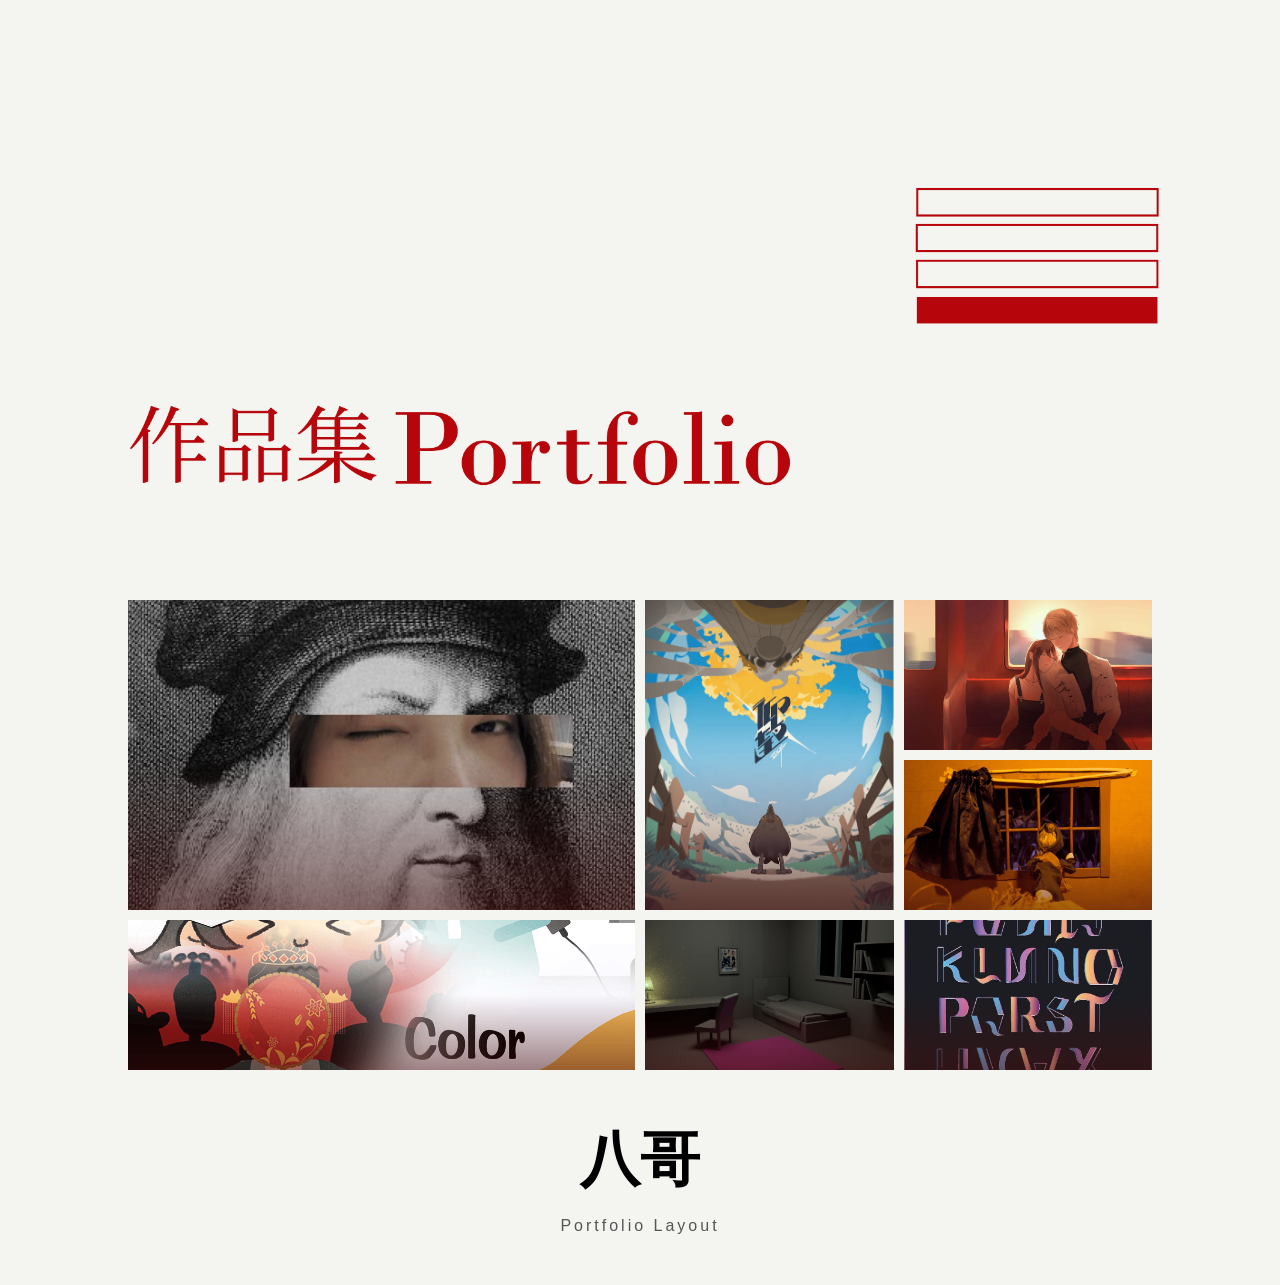
<file: index.html>
<!DOCTYPE html>
<html lang="zh-TW">
<head>
  <meta charset="UTF-8">
  <title>Portfolio Layout</title>
  <link rel="stylesheet" href="style.css">
</head>
<body>

  <div class="hero">
  <div class="hero-text">
  
  </div>
  </div>

  <div class="grid">
    

    <a href="about.html" class="item item1">
      <span class="label">About Me</span>
    </a>
    <a href="project.html" class="item item2">
      <span class="label">PROJECT</span>
    </a>
    <a href="draw.html" class="item item3">
      <span class="label">DRAW</span>
    </a>
    <a href="stopmotion.html" class="item item4">
      <span class="label">STOPMOTION</span>
    </a>
    <a href="AE.html" class="item item5">
      <span class="label">AE</span>
    </a>
    <a href="MAYA.html" class="item item6">
      <span class="label">MAYA</span>
    </a>
    <a href="poster.html" class="item item7">
      <span class="label">POSTER</span>
    </a>

  </div>

  <div class="footer">
    <h2>八哥</h2>
    <p>Portfolio Layout</p>
  </div>

</body>
</html>
</file>
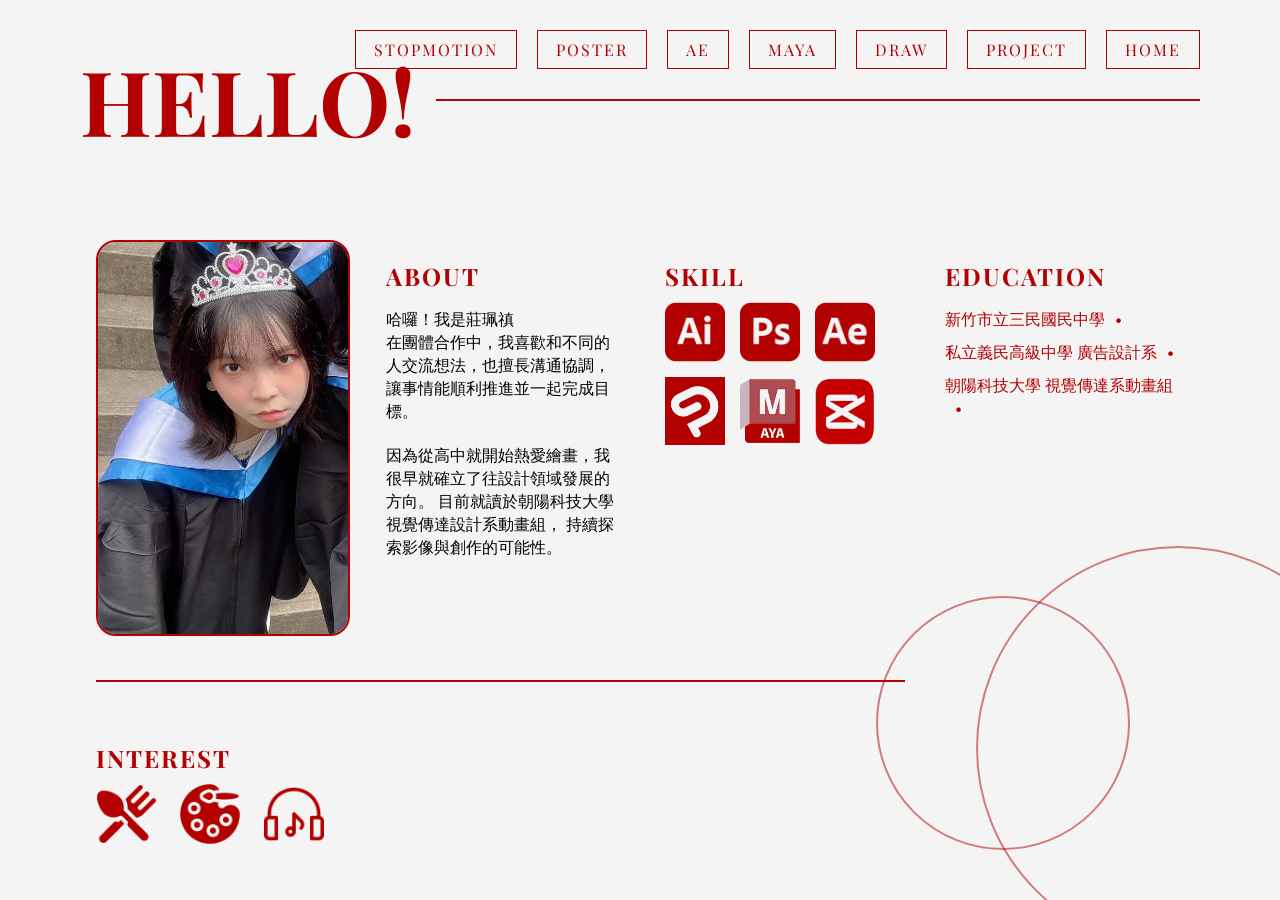
<file: about.html>
<!DOCTYPE html>
<html lang="zh-TW">
<head>
  <meta charset="UTF-8">
  <title>About</title>
  <link rel="stylesheet" href="about.css">

  <!-- 字體 -->
  <link href="https://fonts.googleapis.com/css2?family=Playfair+Display:wght@400;700&display=swap" rel="stylesheet">
</head>
<body>
<nav class="nav">
    <a href="stopmotion.html">STOPMOTION</a>
    <a href="poster.html">POSTER</a>
    <a href="AE.html">AE</a>
    <a href="MAYA.html">MAYA</a>
    <a href="draw.html">DRAW</a>
    <a href="project.html">PROJECT</a>
    <a href="index.html">HOME</a>
</nav>
<!-- 🔴 HERO -->
<section class="hero">
  <h1>HELLO!</h1>
  <div class="line"></div>
</section>

<!-- 🧩 主內容 -->
<section class="container">

  <!-- 左：照片 -->
  <div class="profile">
    <img src="image/100227.jpg">
  </div>

  <!-- ABOUT -->
  <div class="about box">
    <h2>ABOUT</h2>
    <p>
      哈囉！我是莊珮禛<br>
      在團體合作中，我喜歡和不同的人交流想法，也擅長溝通協調，
      讓事情能順利推進並一起完成目標。<br><br>

      因為從高中就開始熱愛繪畫，我很早就確立了往設計領域發展的方向。
      目前就讀於朝陽科技大學視覺傳達設計系動畫組，
      持續探索影像與創作的可能性。
    </p>
  </div>

  <!-- SKILL -->
  <div class="skill box">
    <h2>SKILL</h2>
    <div class="skill-icons">
      <img src="image/illustrator.png">
      <img src="image/photoshop.png">
      <img src="image/after-effects.png">
      <img src="image/c.png">
      <img src="image/m.png">
      <img src="image/f0.png">
    </div>
  </div>

  <!-- EDUCATION -->
  <div class="edu box">
    <h2>EDUCATION</h2>
    <ul>
      <li>新竹市立三民國民中學</li>
      <li>私立義民高級中學 廣告設計系</li>
      <li>朝陽科技大學 視覺傳達系動畫組</li>
    </ul>
  </div>

  <!-- 分隔線 -->
  <div class="divider"></div>

  <!-- INTEREST -->
  <div class="interest box">
    <h2>INTEREST</h2>
    <div class="icons">
      <img src="image/food_14716757.png">
      <img src="image/painting_9252454.png">
      <img src="image/listen_2781884.png">
    </div>
  </div>

</section>

<!-- 裝飾圓 -->
<div class="circle big"></div>
<div class="circle small"></div>

<!-- 動畫JS -->
<script>
const els = document.querySelectorAll('.box, .profile');

const observer = new IntersectionObserver(entries => {
  entries.forEach(entry => {
    if (entry.isIntersecting) {
      entry.target.classList.add('show');
    }
  });
});

els.forEach(el => observer.observe(el));
</script>

</body>
</html>
</file>
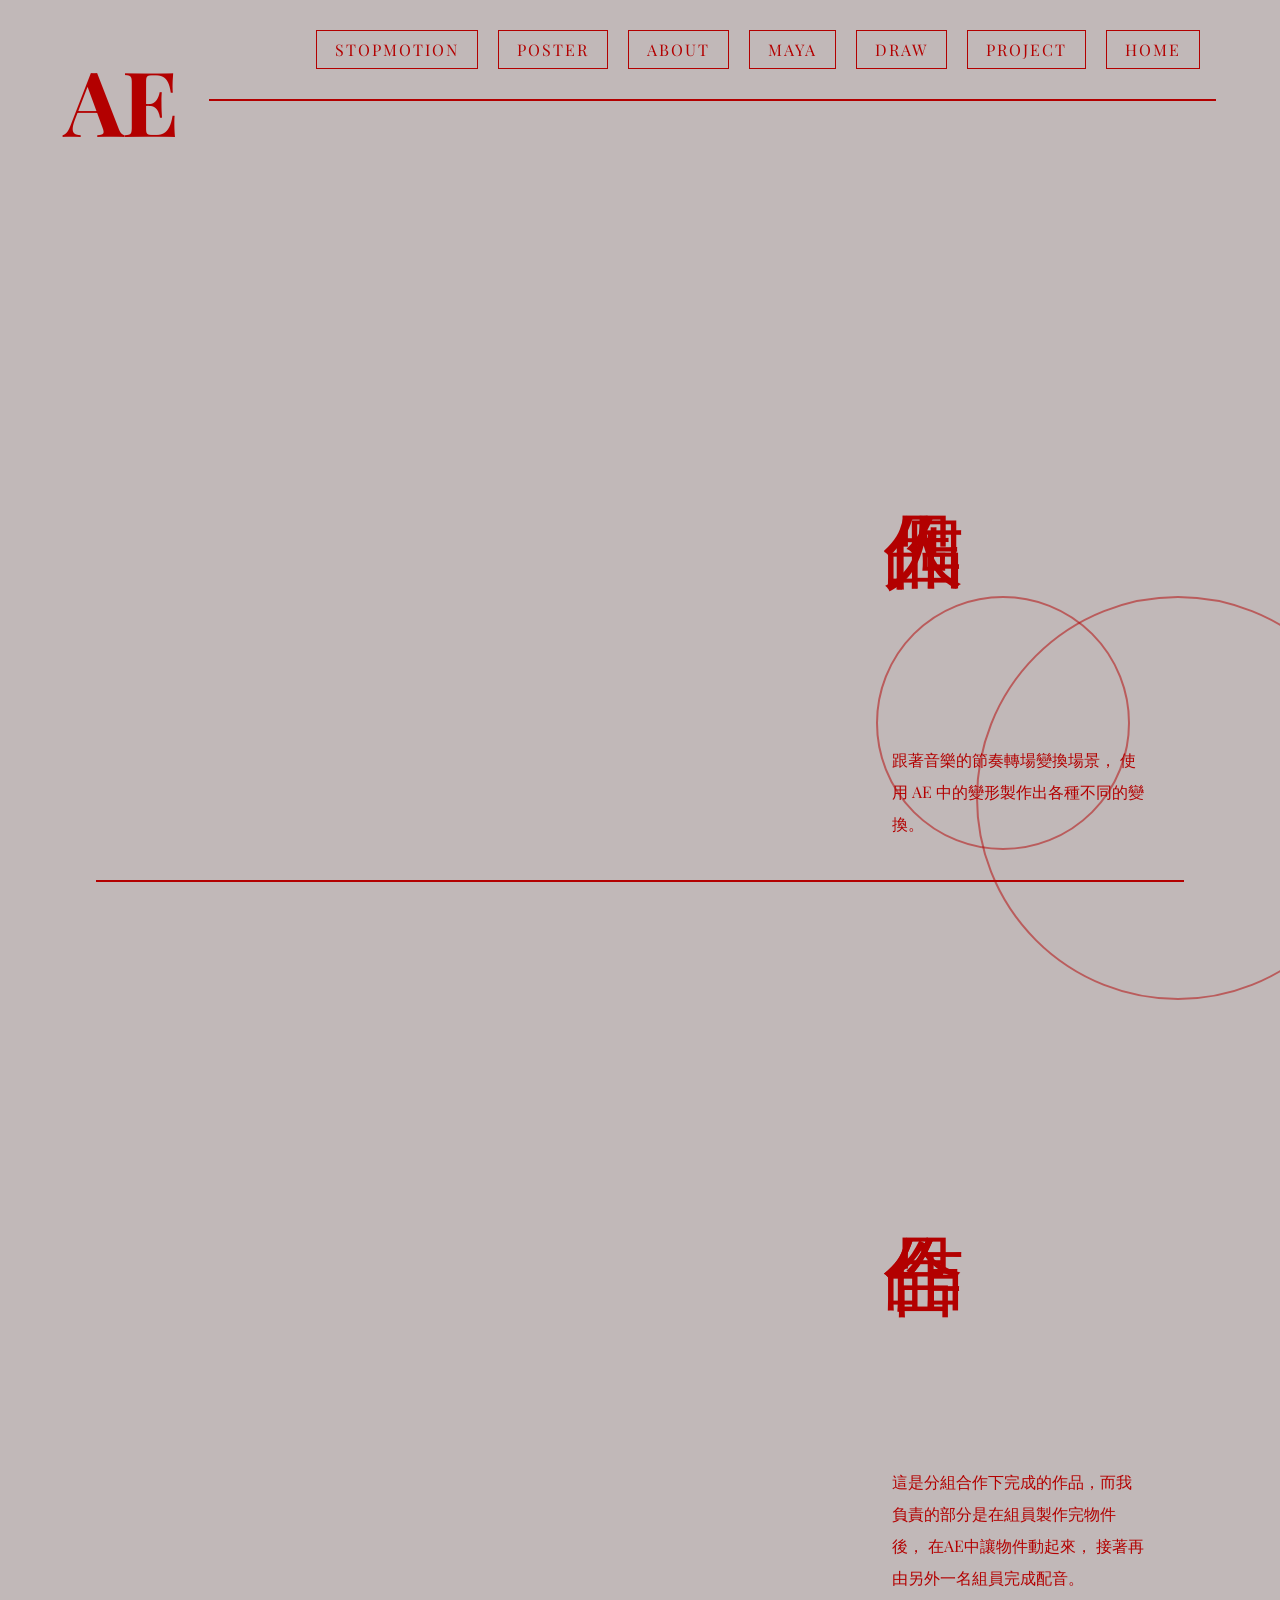
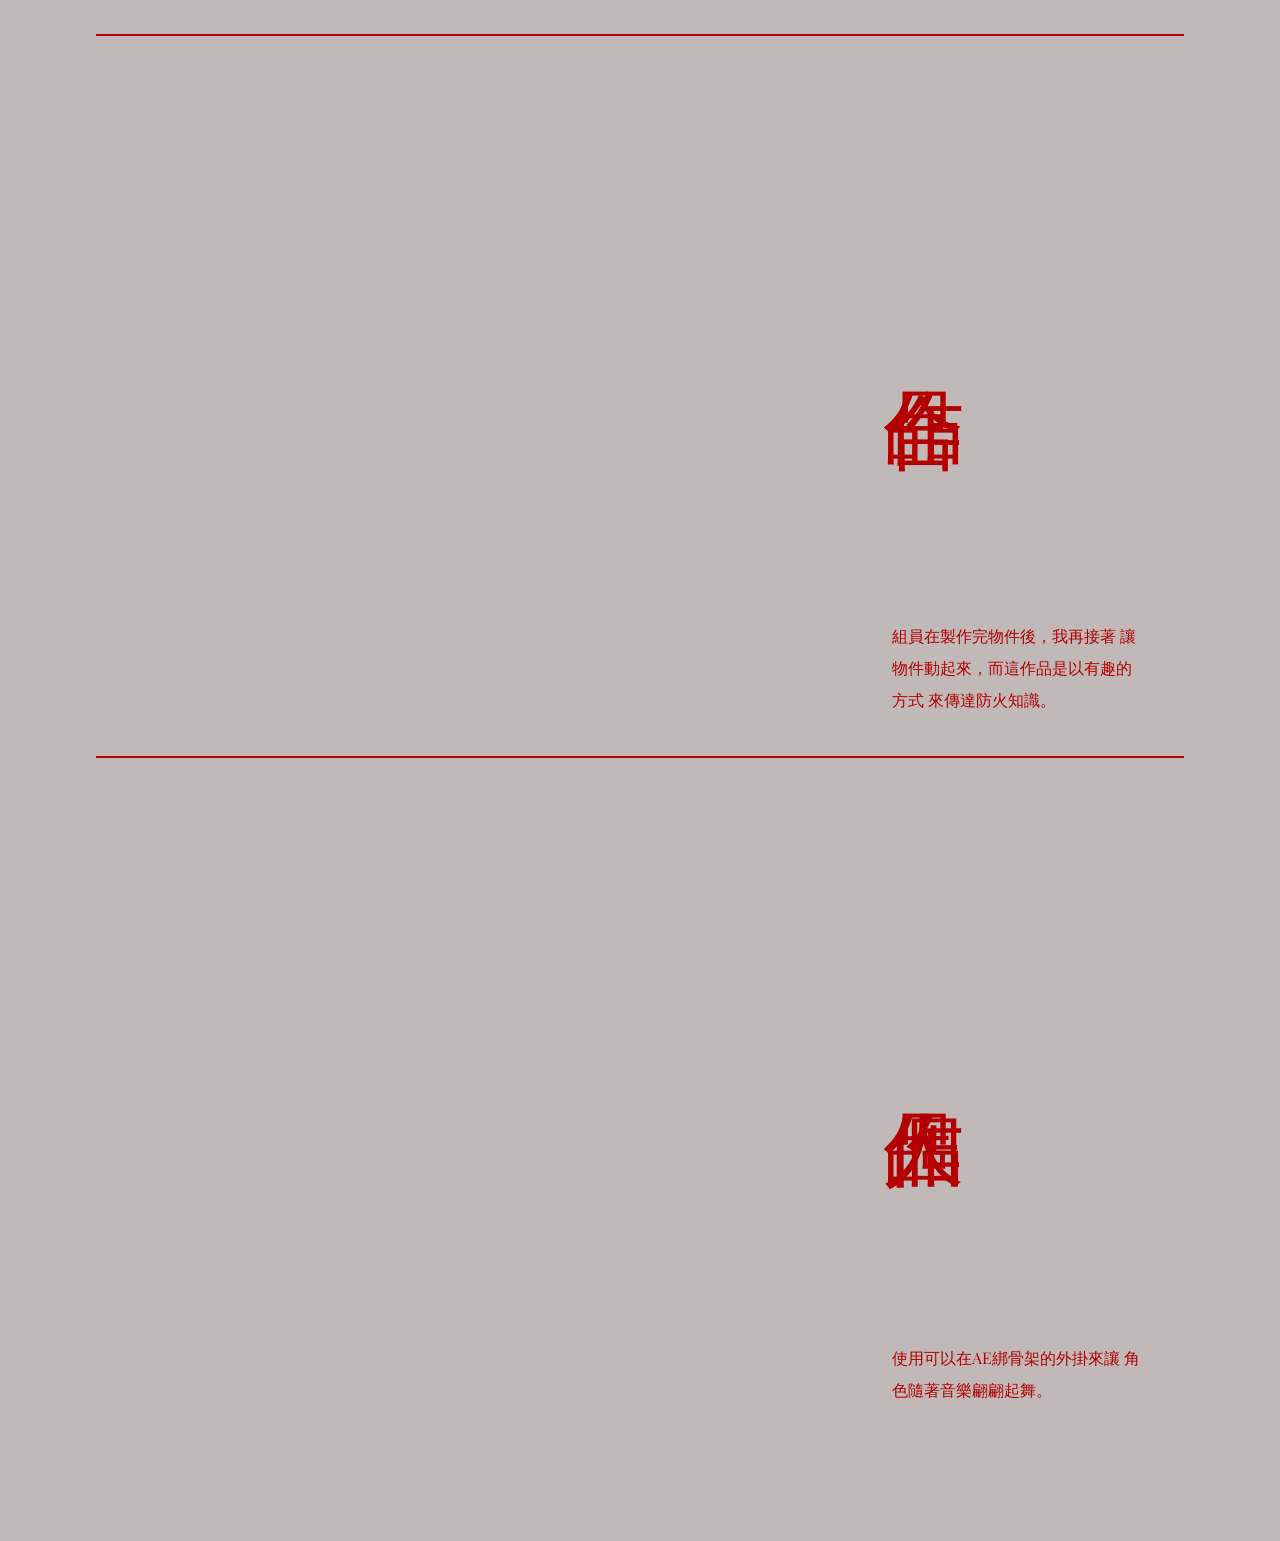
<file: AE.html>
<!DOCTYPE html>
<html lang="zh-TW">
<head>
  <meta charset="UTF-8">
  <title>AE</title>
  <link rel="stylesheet" href="ae.css">

  <!-- 字體 -->
  <link href="https://fonts.googleapis.com/css2?family=Playfair+Display:wght@400;700&display=swap" rel="stylesheet">
</head>
<body>
<!-- 🔴 HERO -->
<section class="hero">

  <!-- 左側大標 -->
  <div class="hero-title">
    <h1>AE</h1>
  </div>

  <!-- 中間線 -->
  <div class="hero-line"></div>

  <!-- 右側按鈕 -->
  <nav class="nav">
    <a href="stopmotion.html">STOPMOTION</a>
    <a href="poster.html">POSTER</a>
    <a href="about.html">ABOUT</a>
    <a href="MAYA.html">MAYA</a>
    <a href="draw.html">DRAW</a>
    <a href="project.html">PROJECT</a>
    <a href="index.html">HOME</a>
  </nav>

</section>

<!-- 🧩 主內容 -->
<section class="container">

<!-- 作品區 -->
<section class="work">

  <!-- 左：影片 -->
  <div class="video-box hidden">
    <iframe 
      src="https://www.youtube.com/embed/4PZ0oF2d6Aw"
      title="YouTube video"
      allowfullscreen>
    </iframe>
  </div>

  <!-- 右：標題 -->
<div class="vertical-title hidden">
  <span>個人作品</span>
</div>

  <!-- 右下：介紹 -->
  <div class="description hidden">
    跟著音樂的節奏轉場變換場景，
    使用 AE 中的變形製作出各種不同的變換。
  </div>

  <!-- 分隔線 -->
<div class="divider hidden"></div>

  <!-- 左：影片 -->
  <div class="video-box hidden">
    <iframe 
      src="https://www.youtube.com/embed/fg_6-bmWLWU"
      title="YouTube video"
      allowfullscreen>
    </iframe>
  </div>

  <!-- 右：標題 -->
<div class="vertical-title hidden">
  <span>合作作品</span>
</div>

  <!-- 右下：介紹 -->
  <div class="description hidden">
    這是分組合作下完成的作品，而我
    負責的部分是在組員製作完物件後，
    在AE中讓物件動起來，
    接著再由另外一名組員完成配音。
  </div>

  <div class="divider hidden"></div>

  <!-- 左：影片 -->
  <div class="video-box hidden">
    <iframe 
      src="https://www.youtube.com/embed/Vt3WGtt7TPU"
      title="YouTube video"
      allowfullscreen>
    </iframe>
  </div>

  <!-- 右：標題 -->
<div class="vertical-title hidden">
  <span>合作作品</span>
</div>

  <!-- 右下：介紹 -->
  <div class="description hidden">
    組員在製作完物件後，我再接著
    讓物件動起來，而這作品是以有趣的方式
    來傳達防火知識。
  </div>

   <div class="divider hidden"></div>

  <!-- 左：影片 -->
  <div class="video-box hidden">
    <iframe 
      src="https://www.youtube.com/embed/Xq3_D_LBpa0"
      title="YouTube video"
      allowfullscreen>
    </iframe>
  </div>

  <!-- 右：標題 -->
<div class="vertical-title hidden">
  <span>個人作品</span>
</div>

  <!-- 右下：介紹 -->
  <div class="description hidden">
    使用可以在AE綁骨架的外掛來讓
    角色隨著音樂翩翩起舞。
  </div>

  

</section>


<!-- 裝飾圓 -->
<div class="circle big"></div>
<div class="circle small"></div>



<button class="top-btn">↑</button>

<script>

// 浮現動畫
const hiddenElements = document.querySelectorAll('.hidden');

const observer = new IntersectionObserver((entries) => {

  entries.forEach((entry) => {

    if (entry.isIntersecting) {
      entry.target.classList.add('show');
    }

  });

});

hiddenElements.forEach((el) => observer.observe(el));


// 回頂部按鈕
const topBtn = document.querySelector('.top-btn');

window.addEventListener('scroll', () => {

  if (window.scrollY > 300) {
    topBtn.style.opacity = '1';
    topBtn.style.pointerEvents = 'auto';
  }

  else {
    topBtn.style.opacity = '0';
    topBtn.style.pointerEvents = 'none';
  }

});

// 平滑回頂部
topBtn.addEventListener('click', () => {

  window.scrollTo({
    top: 0,
    behavior: 'smooth'
  });

});

</script>

</script>

</body>
</html>
</file>
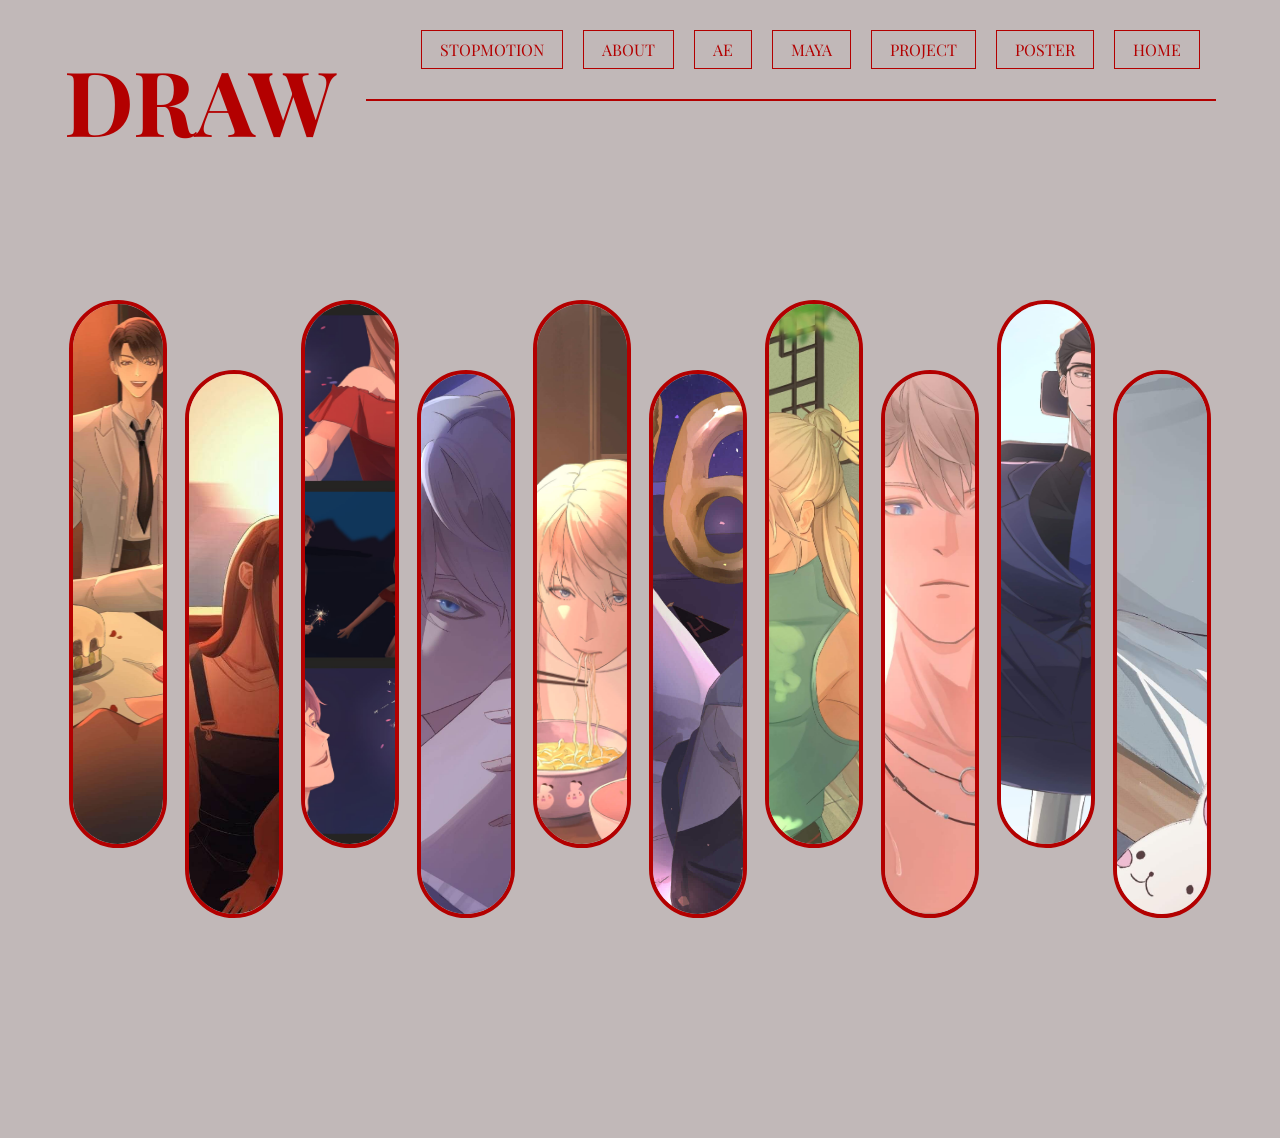
<file: draw.html>
<!DOCTYPE html>
<html lang="zh-TW">
<head>
<meta charset="UTF-8">
<title>DRAW</title>

<link rel="stylesheet" href="draw.css">

<link href="https://fonts.googleapis.com/css2?family=Playfair+Display:wght@400;700&display=swap" rel="stylesheet">

</head>

<body id="top">

<!-- HERO -->
<section class="hero">

  <div class="hero-title">
    <h1>DRAW</h1>
  </div>

  <div class="hero-line"></div>

  <nav class="nav">
    <a href="stopmotion.html">STOPMOTION</a>
    <a href="about.html">ABOUT</a>
    <a href="AE.html">AE</a>
    <a href="MAYA.html">MAYA</a>
    <a href="project.html">PROJECT</a>
    <a href="poster.html">POSTER</a>
    <a href="index.html">HOME</a>
  </nav>

</section>


<!-- 繪圖區 -->
<section class="draw-gallery hidden">

  <div class="draw-item">
    <img src="image/五人不是四人!.jpg" data-full="image/五人不是四人!.jpg">
  </div>

  <div class="draw-item down">
    <img src="image/89388.jpg" data-full="image/89388.jpg">
  </div>

  <div class="draw-item">
    <img src="image/插圖261魚.jpg" data-full="image/插圖261魚.jpg">
  </div>

  <div class="draw-item down">
    <img src="image/插圖8889.jpg" data-full="image/插圖8889.jpg">
  </div>

  <div class="draw-item">
    <img src="image/插圖32.jpg" data-full="image/插圖32.jpg">
  </div>

  <div class="draw-item down">
     <img src="image/插圖30.jpg" data-full="image/插圖30.jpg">
  </div>

  <div class="draw-item">
    <img src="image/千生日無醜字.jpg" data-full="image/千生日無醜字.jpg">
  </div>

  <div class="draw-item down">
    <img src="image/插圖24.jpg" data-full="image/插圖24.jpg">
  </div>

  <div class="draw-item">
    <img src="image/插圖38.jpg" data-full="image/插圖38.jpg">
  </div>

  <div class="draw-item down">
    <img src="image/睡翻2.jpg" data-full="image/睡翻2.jpg">
  </div>

</section>


<!-- 全螢幕預覽 -->
<div id="preview">

  <img id="previewImg">

</div>


<!-- 回頂部 -->
<button class="top-btn">
  ↑
</button>

<script src="draw.js"></script>

</body>
</html>
</file>
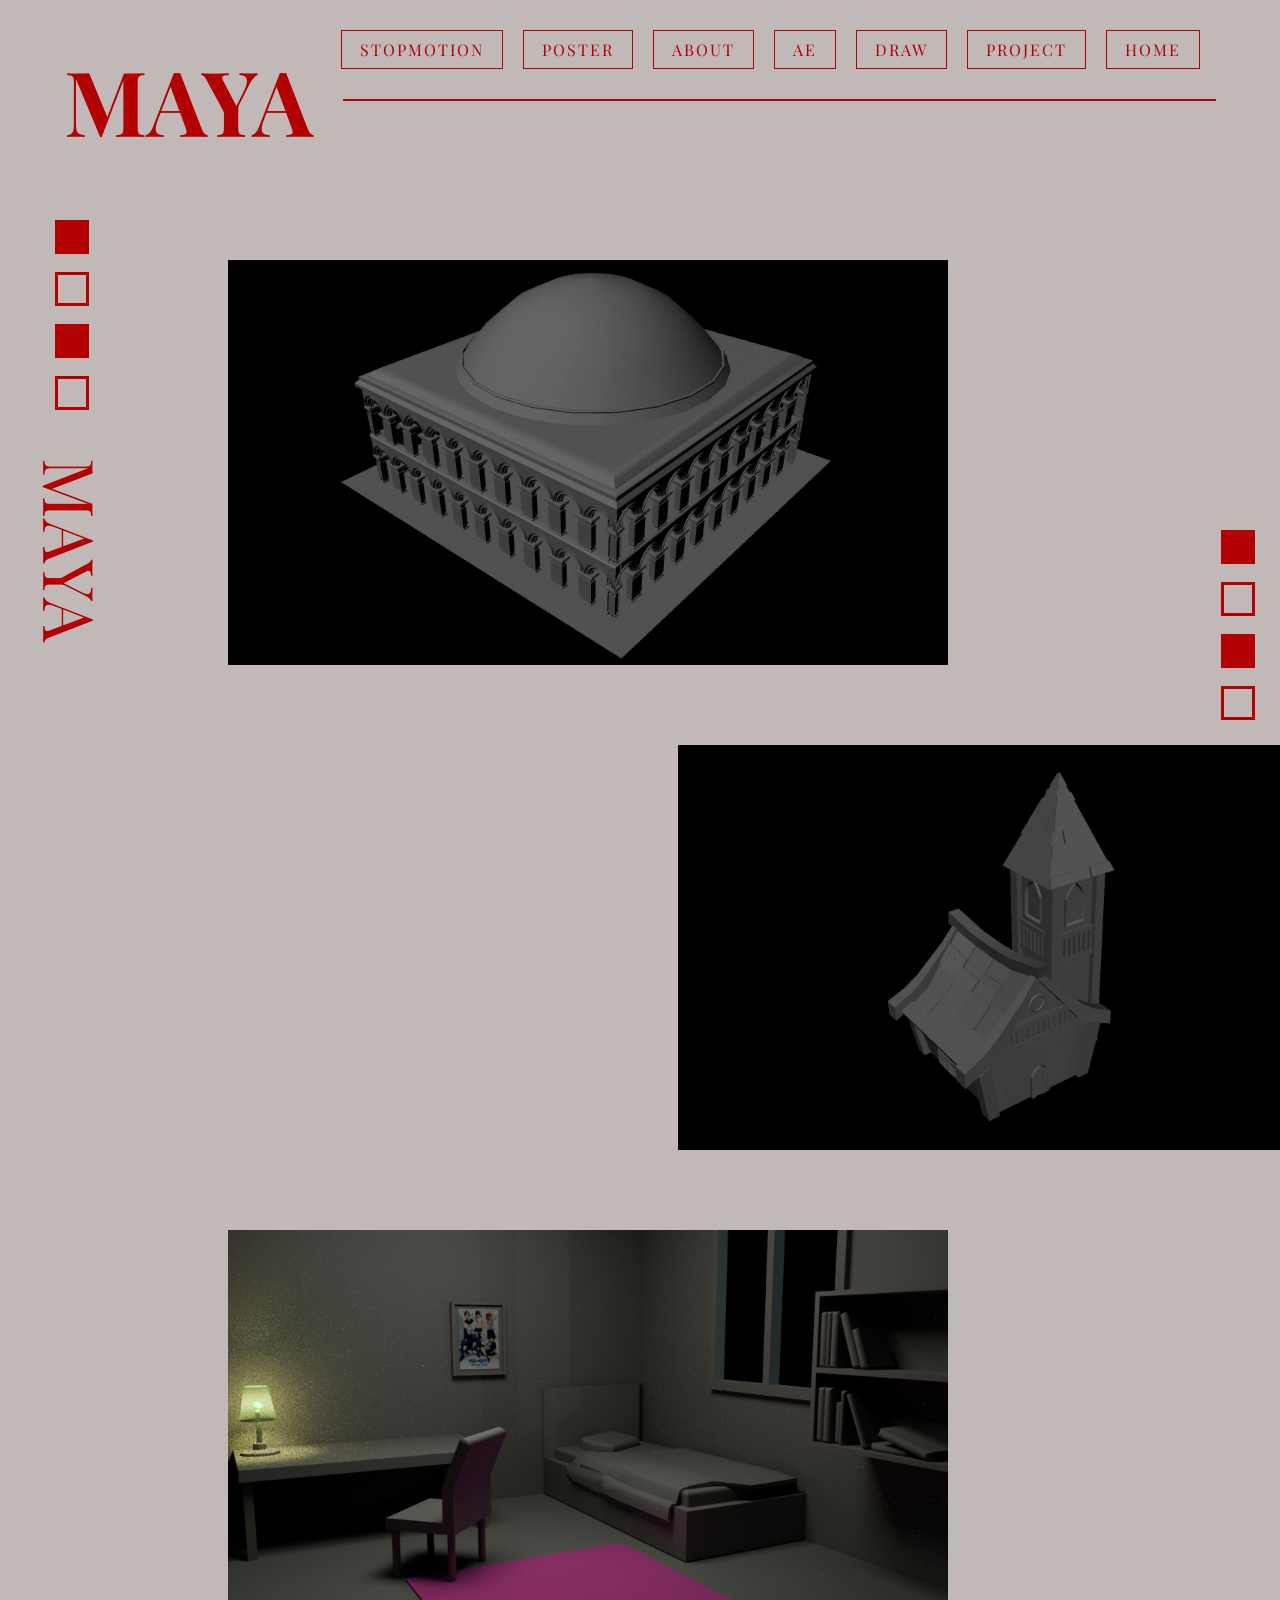
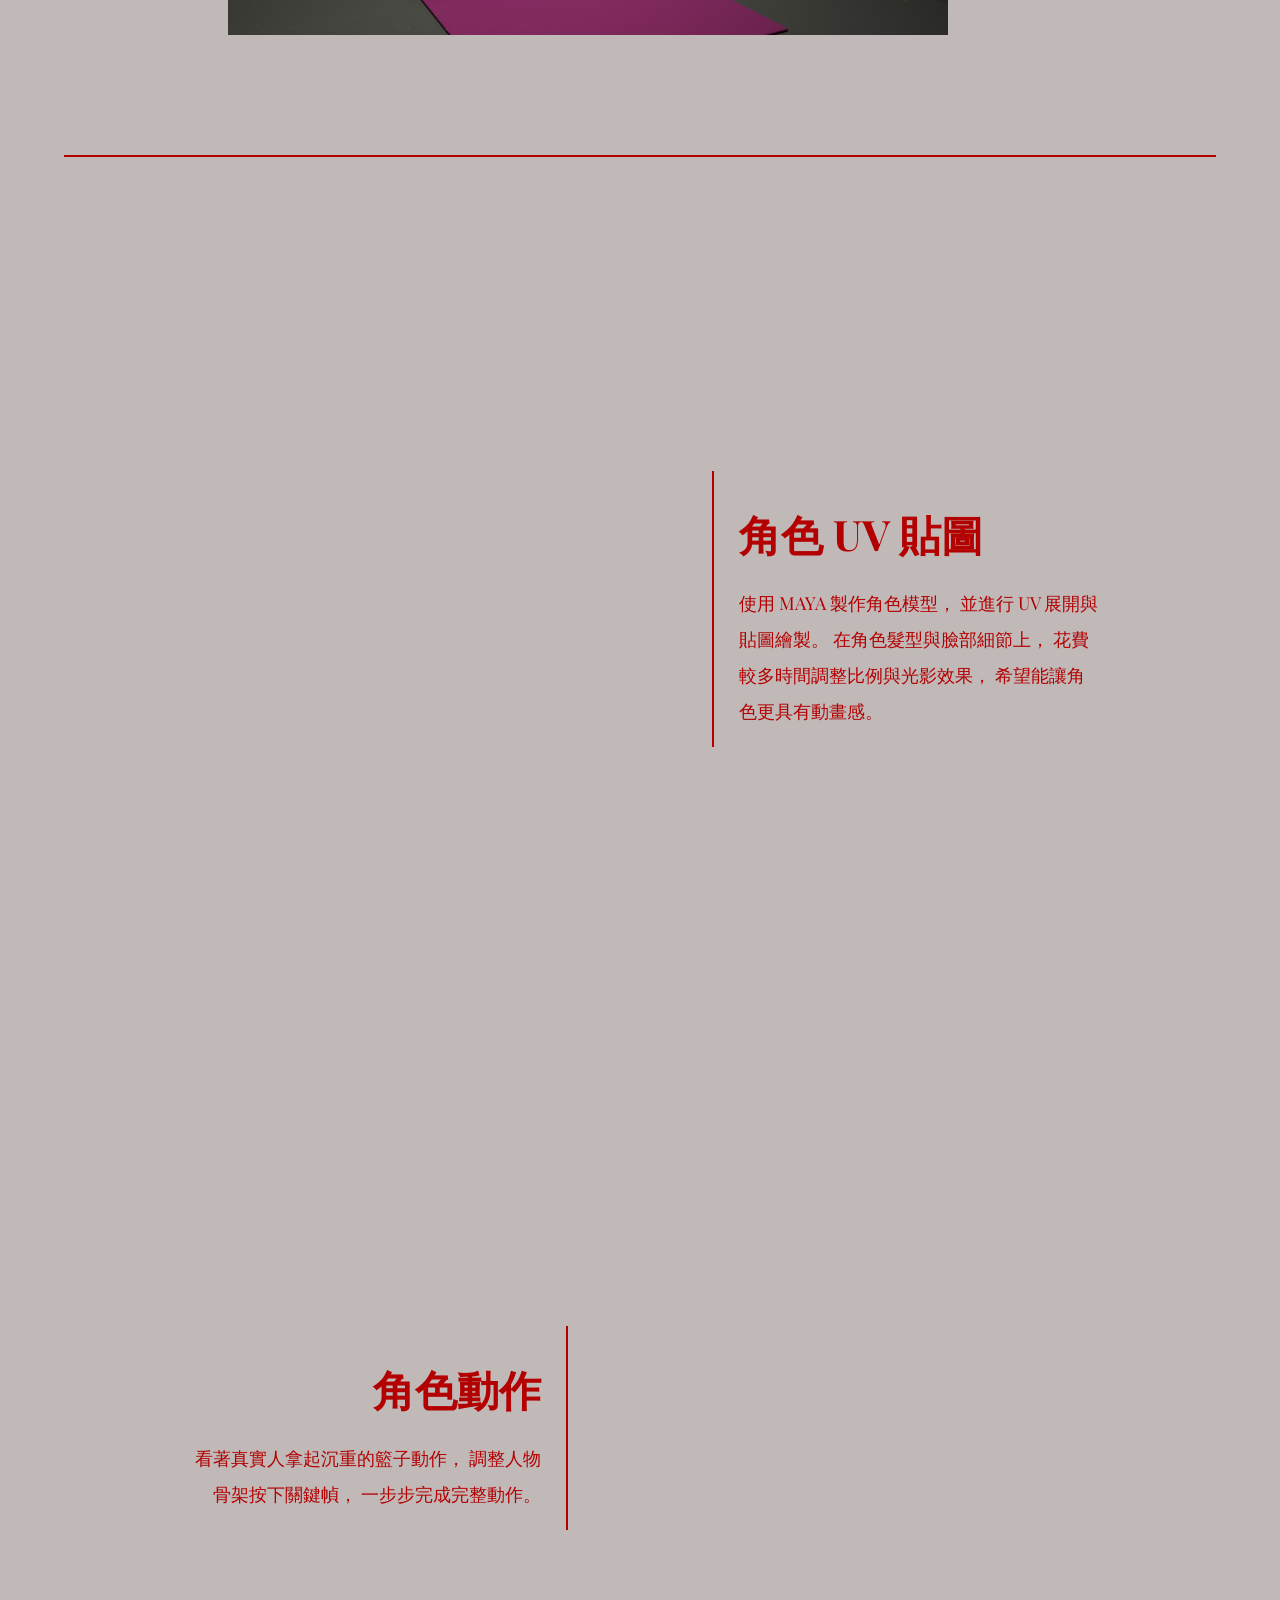
<file: MAYA.html>
<!DOCTYPE html>
<html lang="zh-TW">
<head>
  <meta charset="UTF-8">
  <title>MAYA</title>

  <link rel="stylesheet" href="maya.css">

  <!-- 字體 -->
  <link href="https://fonts.googleapis.com/css2?family=Playfair+Display:wght@400;700&display=swap" rel="stylesheet">
</head>

<body>

<!-- HERO -->
<section class="hero">

  <!-- 左側標題 -->
  <div class="hero-title">
    <h1>MAYA</h1>
  </div>

  <!-- 中間紅線 -->
  <div class="hero-line"></div>

  <!-- 導覽 -->
  <nav class="nav">
    <a href="stopmotion.html">STOPMOTION</a>
    <a href="poster.html">POSTER</a>
    <a href="about.html">ABOUT</a>
    <a href="AE.html">AE</a>
    <a href="draw.html">DRAW</a>
    <a href="project.html">PROJECT</a>
    <a href="index.html">HOME</a>
  </nav>

</section>


<!-- 左側裝飾 -->
<div class="side-deco left">
  <div class="square filled"></div>
  <div class="square"></div>
  <div class="square filled"></div>
  <div class="square"></div>

  <span>MAYA</span>
</div>


<!-- 右側裝飾 -->
<div class="side-deco right">
  <div class="square filled"></div>
  <div class="square"></div>
  <div class="square filled"></div>
  <div class="square"></div>
</div>


<!-- 第一區：建模作品 -->
<section class="maya-gallery">

  <div class="maya-item hidden">
    <img src="image/11118075 2.jpg" alt="">
  </div>

  <div class="maya-item hidden">
    <img src="image/wewewewewe4.jpg" alt="">
  </div>

  <div class="maya-item hidden">
    <img src="image/images.jpg" alt="">
  </div>

</section>


<!-- 分隔線 -->
<div class="divider hidden"></div>


<!-- 🎬 MAYA 影片作品區 -->
<section class="character-wrapper">

  <!-- 第一個作品 -->
  <section class="character-section hidden">

    <!-- 左邊影片 -->
    <div class="character-video">
      <iframe
        src="https://www.youtube.com/embed/AKwePEqoUMI"
        title="YouTube video"
        allowfullscreen>
      </iframe>
    </div>

    <!-- 右邊介紹 -->
    <div class="character-text">

      <h2>角色 UV 貼圖</h2>

      <p>
      使用 MAYA 製作角色模型，
      並進行 UV 展開與貼圖繪製。
      在角色髮型與臉部細節上，
      花費較多時間調整比例與光影效果，
      希望能讓角色更具有動畫感。
      </p>

    </div>

  </section>


  <!-- 第二個作品（左右反轉） -->
  <section class="character-section reverse hidden">

    <!-- 左邊影片 -->
    <div class="character-video">
      <iframe
        src="https://www.youtube.com/embed/hk9az0BBfgA"
        title="YouTube video"
        allowfullscreen>
      </iframe>
    </div>

    <!-- 右邊介紹 -->
    <div class="character-text">

      <h2>角色動作</h2>

      <p>
        看著真實人拿起沉重的籃子動作，
        調整人物骨架按下關鍵幀，
        一步步完成完整動作。
      </p>

    </div>

  </section>

</section>

<!-- 回頂部 -->
<button class="top-btn">
  ↑
</button>


<!-- JS -->
<script>

const hiddenElements = document.querySelectorAll('.hidden');

const observer = new IntersectionObserver((entries) => {

  entries.forEach((entry) => {

    if (entry.isIntersecting) {
      entry.target.classList.add('show');
    }

  });

});

hiddenElements.forEach((el) => observer.observe(el));


// 回頂部按鈕
const topBtn = document.querySelector('.top-btn');

window.addEventListener('scroll', () => {

  if (window.scrollY > 300) {
    topBtn.style.opacity = '1';
    topBtn.style.pointerEvents = 'auto';
  }

  else {
    topBtn.style.opacity = '0';
    topBtn.style.pointerEvents = 'none';
  }

});


// 平滑回頂部
topBtn.addEventListener('click', () => {

  window.scrollTo({
    top: 0,
    behavior: 'smooth'
  });

});

</script>



</body>
</html>
</file>
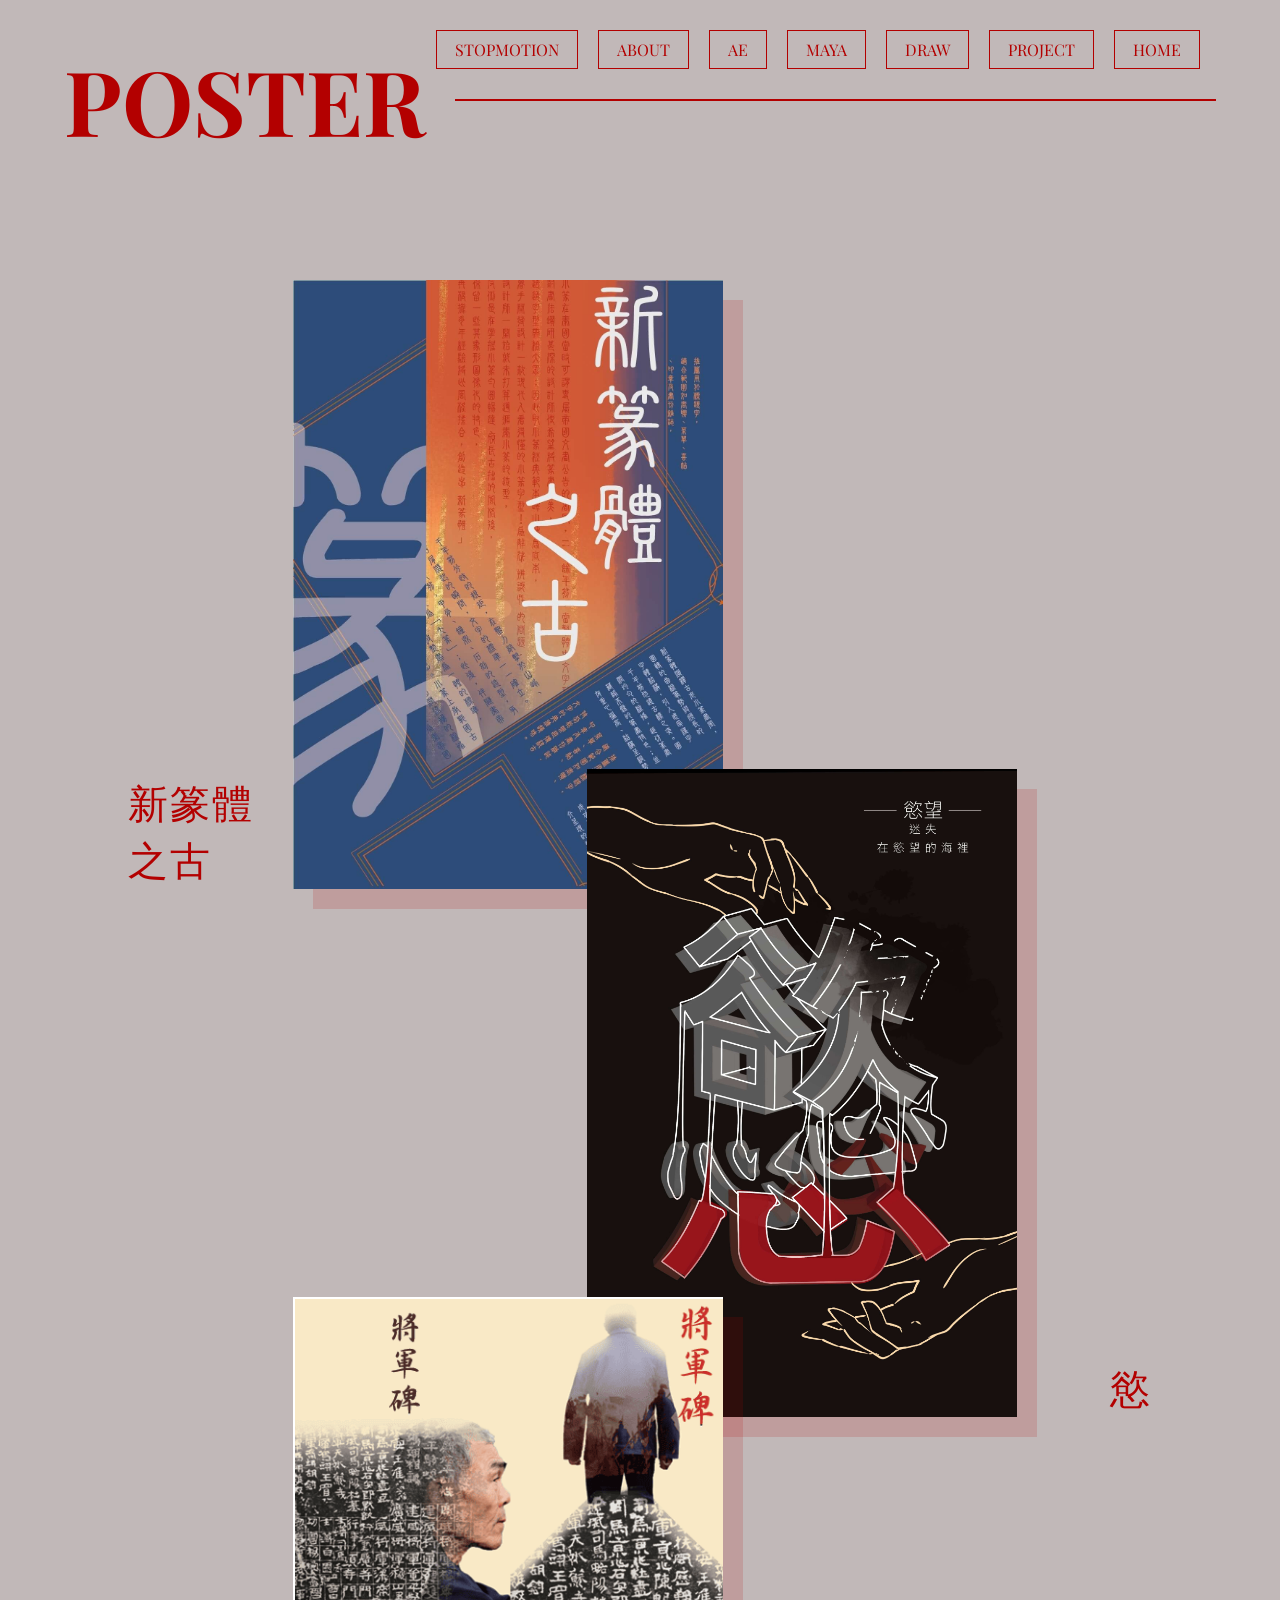
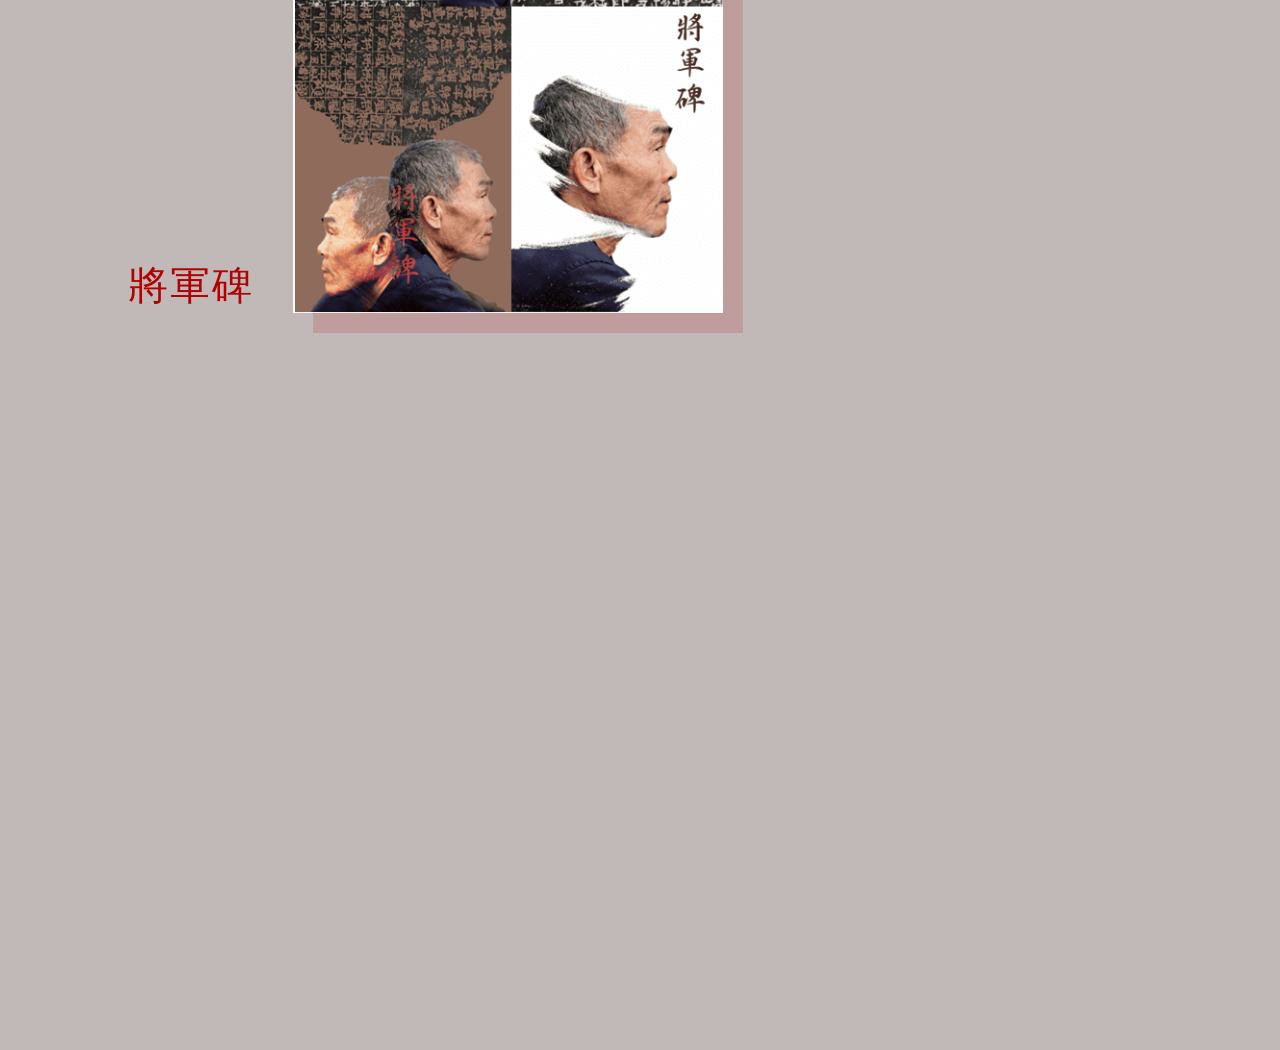
<file: poster.html>
<!DOCTYPE html>
<html lang="zh-TW">
<head>
<meta charset="UTF-8">
<title>POSTER</title>

<link rel="stylesheet" href="poster.css">

<link href="https://fonts.googleapis.com/css2?family=Playfair+Display:wght@400;700&display=swap" rel="stylesheet">

</head>

<body id="top">

<!-- HERO -->
<section class="hero">

  <div class="hero-title">
    <h1>POSTER</h1>
  </div>

  <div class="hero-line"></div>

  <nav class="nav">
    <a href="stopmotion.html">STOPMOTION</a>
    <a href="about.html">ABOUT</a>
    <a href="AE.html">AE</a>
    <a href="MAYA.html">MAYA</a>
    <a href="draw.html">DRAW</a>
    <a href="project.html">PROJECT</a>
    <a href="index.html">HOME</a>
  </nav>

</section>


<!-- 海報區 -->
<section class="poster-wrapper">

  <!-- 海報1 -->
  <div class="poster-item left hidden">
    <img src="image/11118075莊珮禛 雙底格.jpg"
     alt=""
     onclick="openPoster(this.src)">
    <h2>新篆體之古</h2>
  </div>

  <!-- 海報2 -->
<div class="poster-item right hidden">
  <h2>慾</h2>
  <img src="image/慾慾終.jpg"
     alt=""
     onclick="openPoster(this.src)">
</div>

  <!-- 海報3 -->
  <div class="poster-item left hidden">
    <img src="image/螢幕擷取畫面 2026-06-14 221803.png"
     alt=""
     onclick="openPoster(this.src)">
    <h2>將軍碑</h2>
  </div>

  <!-- 海報4 -->
<div class="poster-item right hidden">
  <h2>字母海報</h2>
  <img src="image/文字大寫.jpg"
     alt=""
     onclick="openPoster(this.src)">
</div>

</section>



<!-- 回頂部按鈕 -->
<button class="top-btn">
  ↑
</button>


<script src="poster.js"></script>

</body>
</html>
</file>
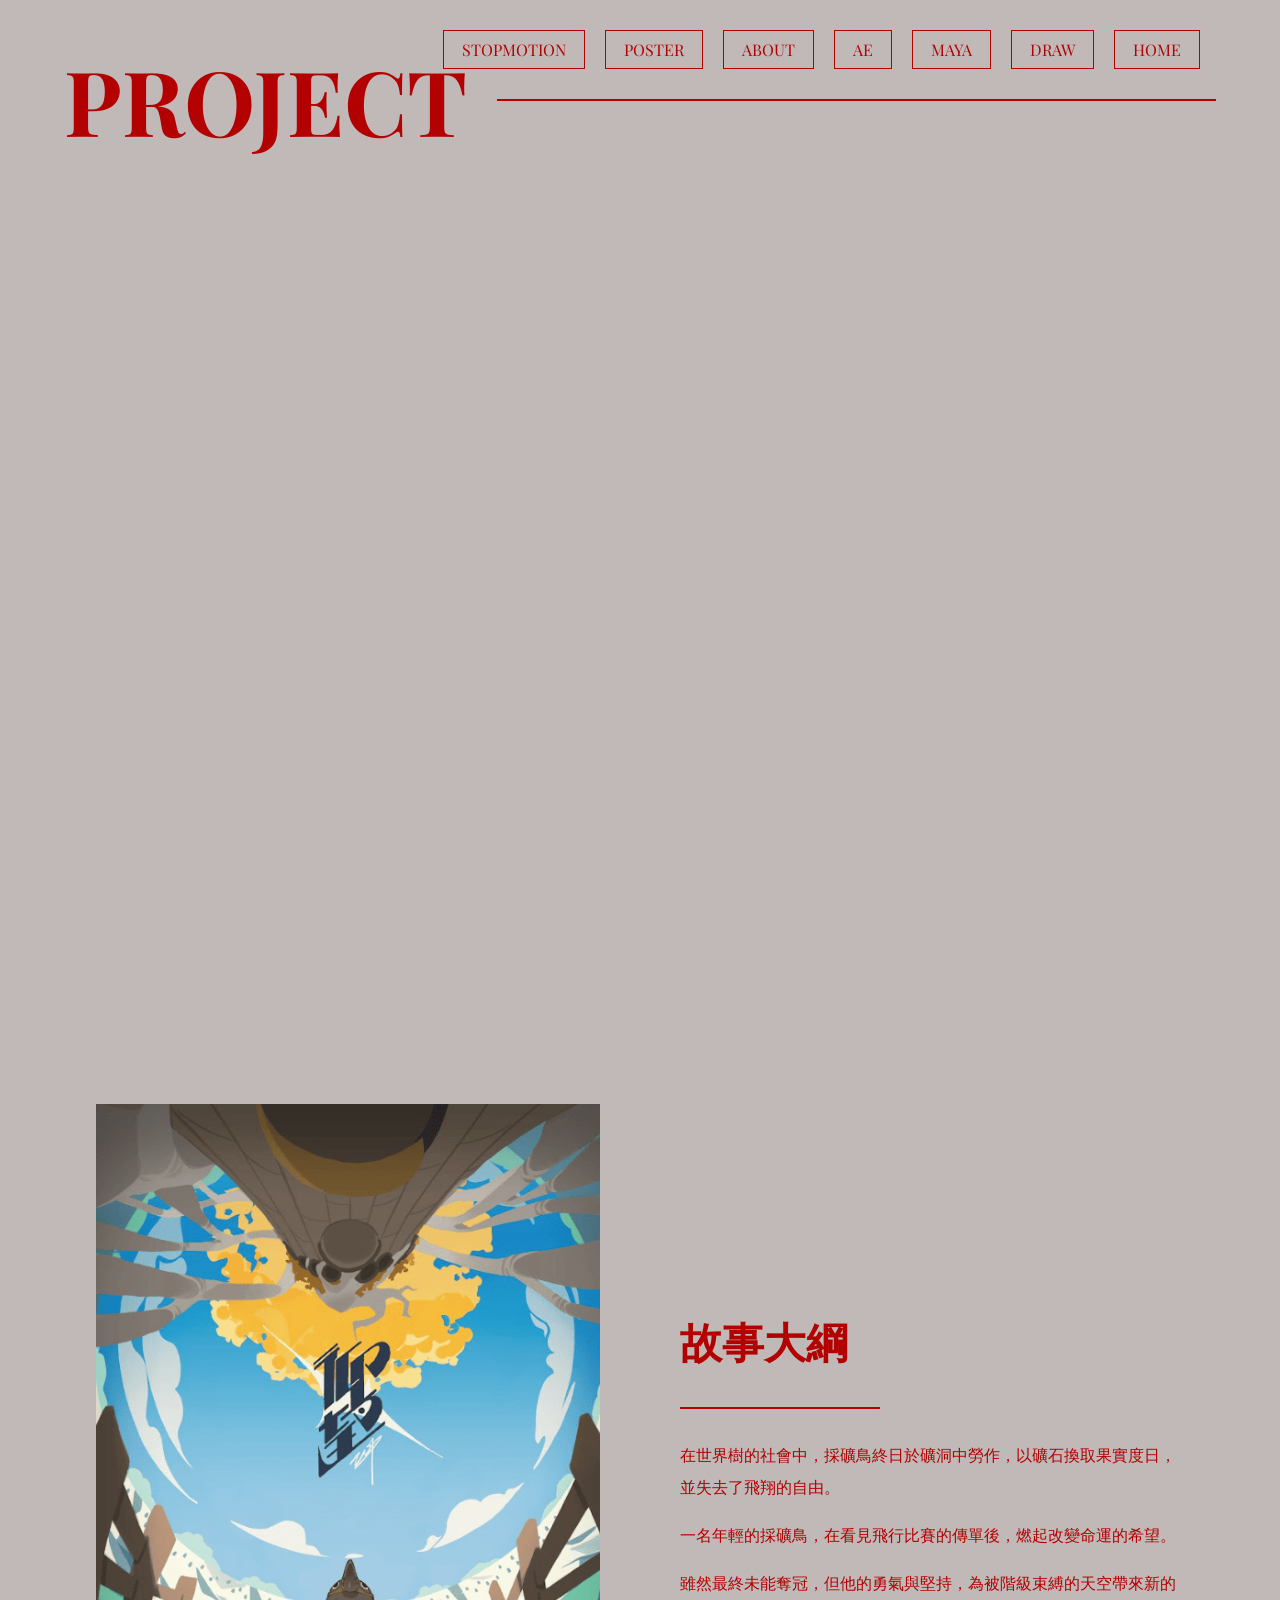
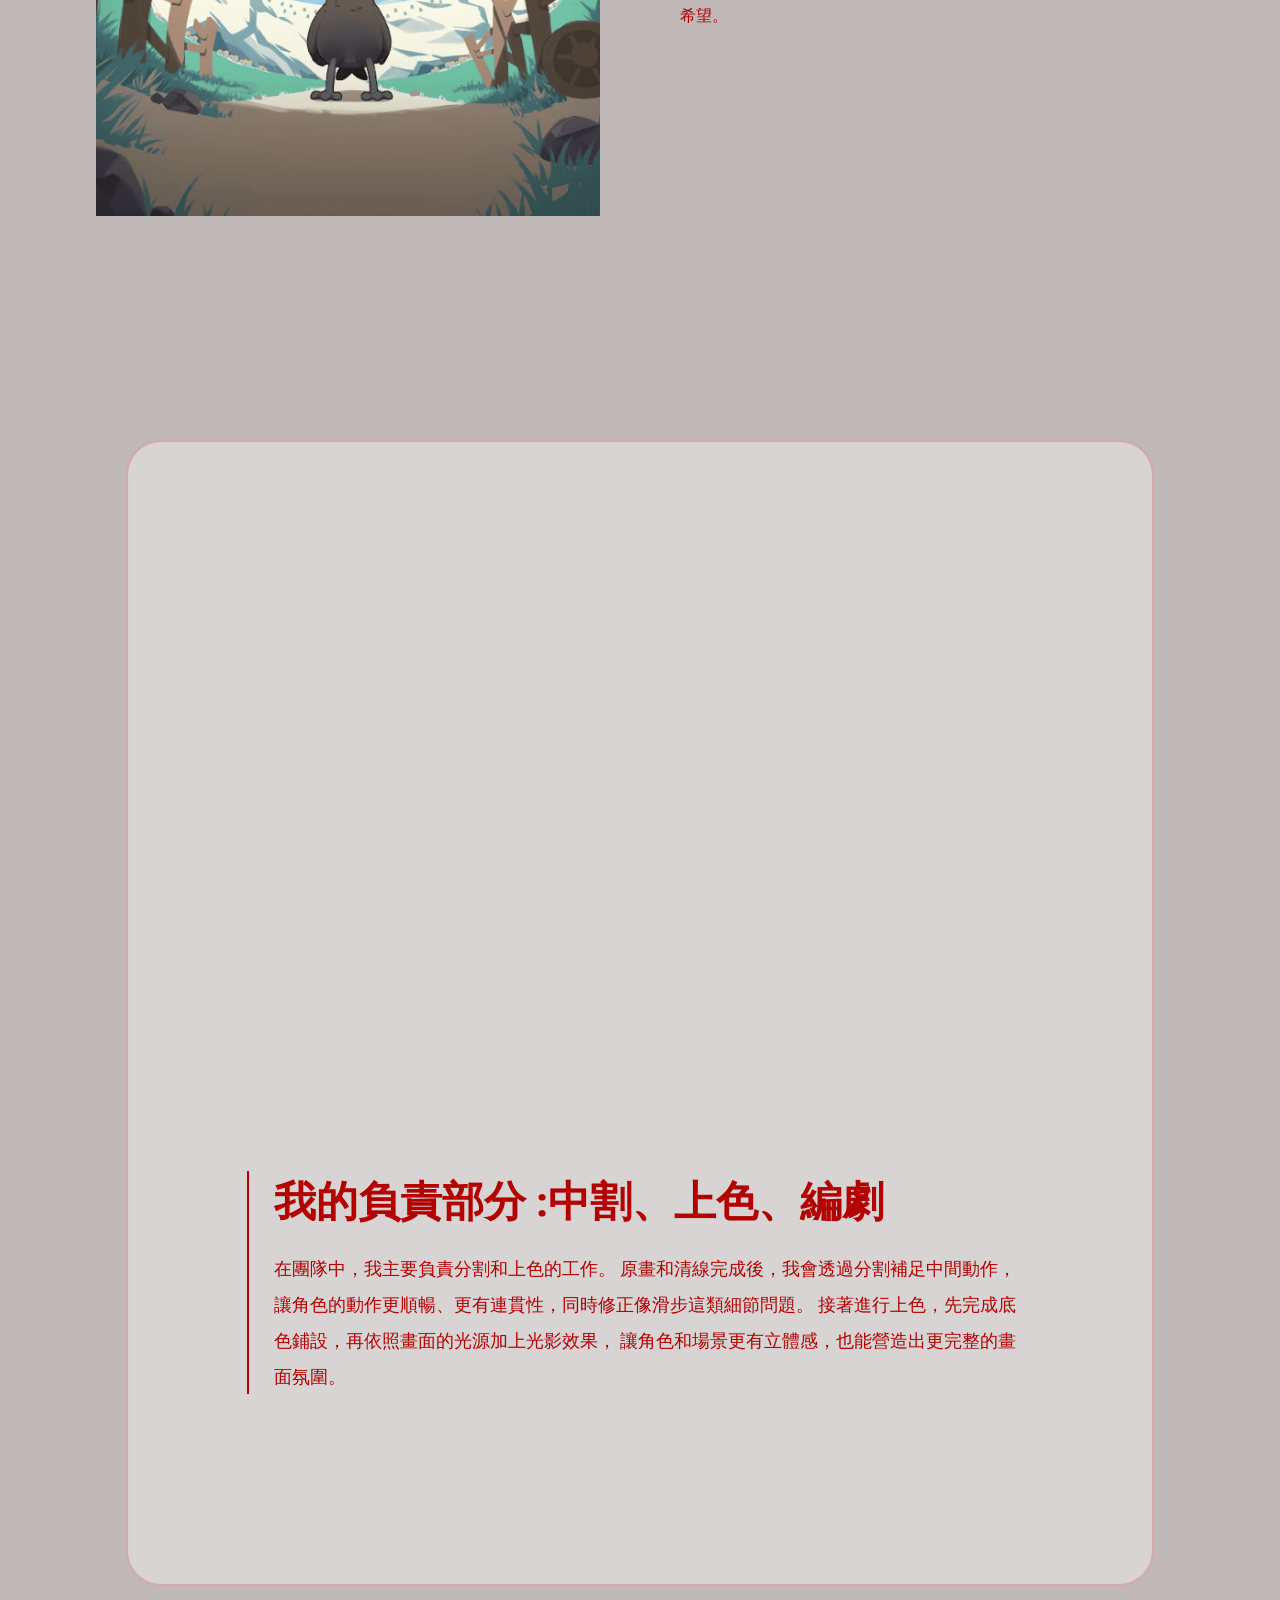
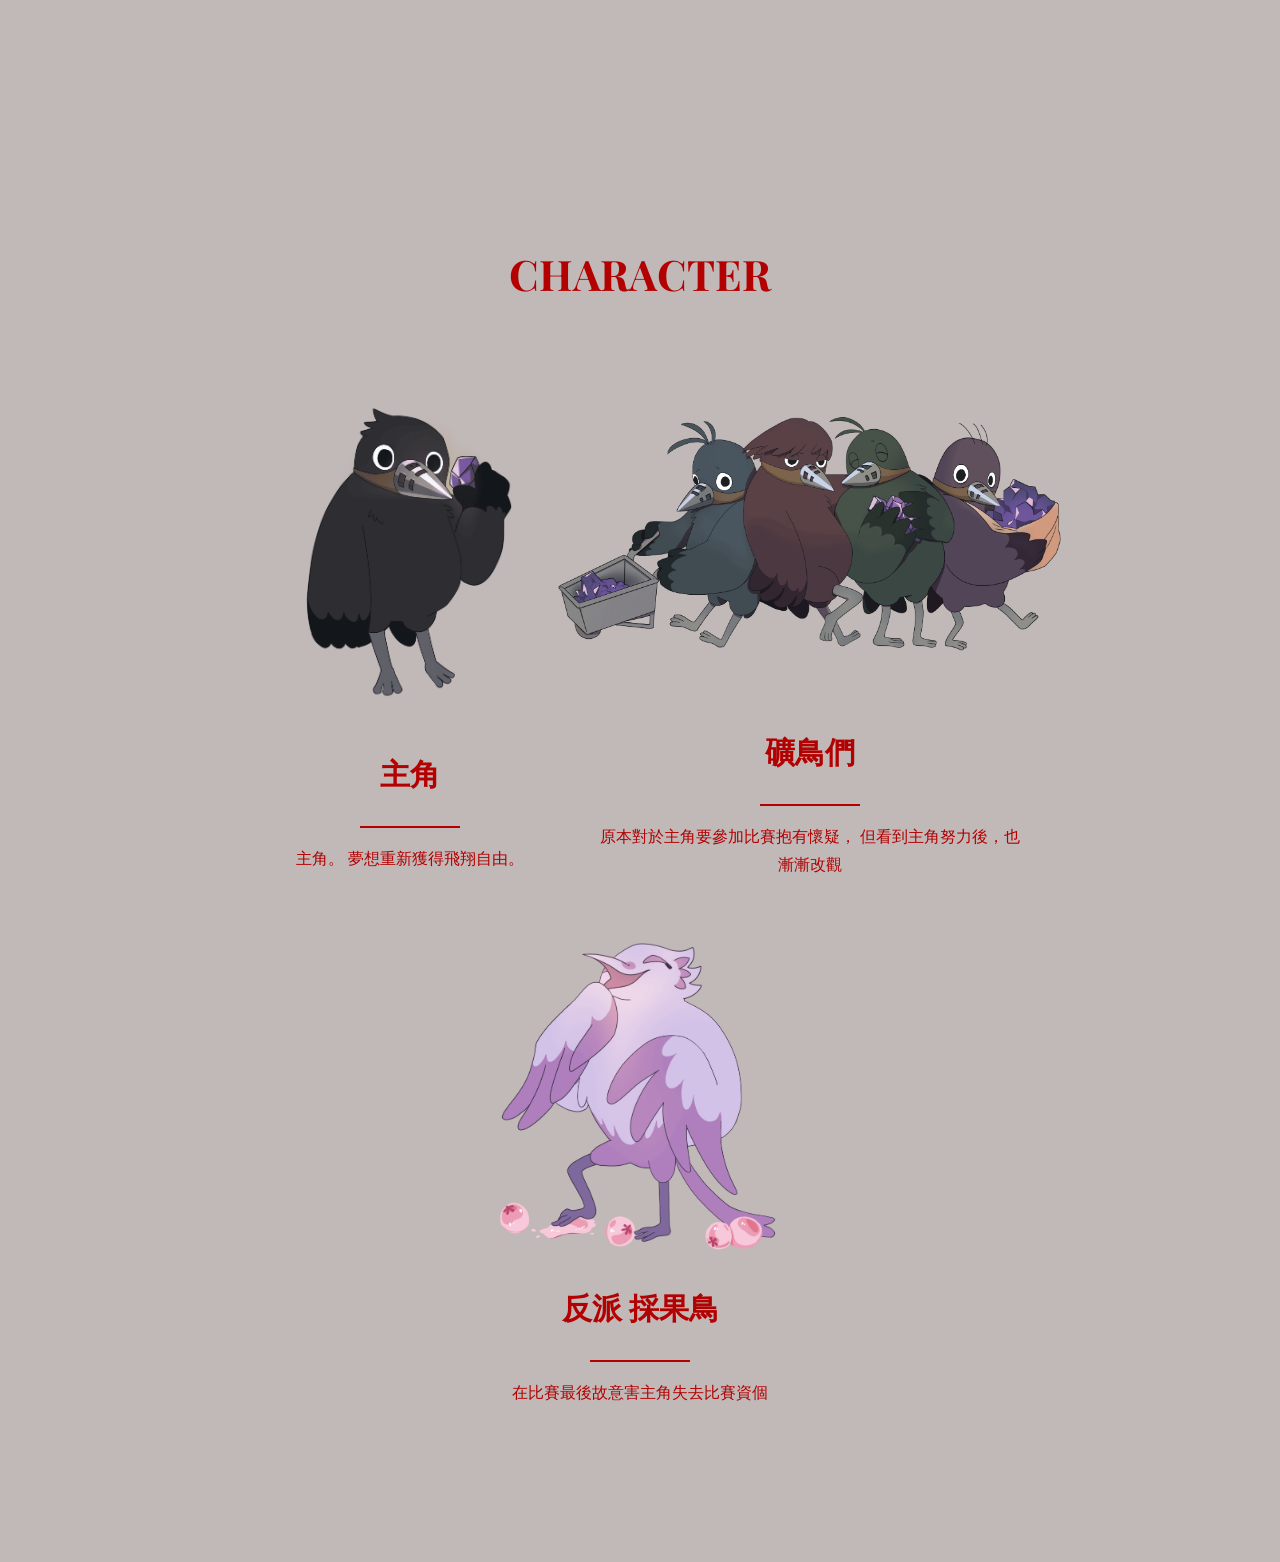
<file: project.html>
<!DOCTYPE html>
<html lang="zh-TW">
<head>
  <meta charset="UTF-8">
  <title>專題</title>

  <link rel="stylesheet" href="project.css">

  <!-- 字體 -->
  <link href="https://fonts.googleapis.com/css2?family=Playfair+Display:wght@400;700&display=swap" rel="stylesheet">
</head>

<body id="top">

<!-- HERO -->
<section class="hero">

  <div class="hero-title">
    <h1>PROJECT</h1>
  </div>

  <div class="hero-line"></div>

  <nav class="nav">
    <a href="stopmotion.html">STOPMOTION</a>
    <a href="poster.html">POSTER</a>
    <a href="about.html">ABOUT</a>
    <a href="AE.html">AE</a>
    <a href="MAYA.html">MAYA</a>
    <a href="draw.html">DRAW</a>
    <a href="index.html">HOME</a>
  </nav>

</section>


<!-- 影片區 -->
<section class="video-section hidden">

  <iframe
    id="mainVideo"
    src="https://www.youtube.com/embed/m3wQxDFebfw"
    allowfullscreen>
  </iframe>

</section>


<!-- 故事大綱 -->
<section class="story-section hidden">

  <div class="poster">

    <img src="image/小小海報.png">

  </div>

  <div class="story-content">

    <h2>故事大綱</h2>

    <div class="story-line"></div>

     <p>在世界樹的社會中，採礦鳥終日於礦洞中勞作，以礦石換取果實度日，並失去了飛翔的自由。</p>
      <p>一名年輕的採礦鳥，在看見飛行比賽的傳單後，燃起改變命運的希望。</p>
      <p>雖然最終未能奪冠，但他的勇氣與堅持，為被階級束縛的天空帶來新的希望。</p>
  </div>

</section>

<section class="character-wrapper">

  <!-- 第一個作品 -->
 <section class="uv-block hidden">

    <div class="character-section">

        <div class="character-video">
            <iframe
                src="https://www.youtube.com/embed/kqaIC1pLQA8"
                allowfullscreen>
            </iframe>
        </div>

        <div class="character-text">

            <h2>我的負責部分 :中割、上色、編劇</h2>

            <p>
                在團隊中，我主要負責分割和上色的工作。
                原畫和清線完成後，我會透過分割補足中間動作，
                讓角色的動作更順暢、更有連貫性，同時修正像滑步這類細節問題。
                接著進行上色，先完成底色鋪設，再依照畫面的光源加上光影效果，
                讓角色和場景更有立體感，也能營造出更完整的畫面氛圍。
              
            </p>

        </div>

    </div>

</section>

</section>

<!-- CHARACTER -->
<section class="character-section hidden">

  <h2 class="character-title">

    CHARACTER

  </h2>

  <div class="character-container">

    <div class="character-card">

      <img src="image/主角立繪.png">

      <h3>主角</h3>

      <div class="char-line"></div>

      <p>
        主角。
        夢想重新獲得飛翔自由。
      </p>

    </div>

    <div class="character-card big-card">

      <img src="image/礦鳥們.png">

      <h3>礦鳥們</h3>

      <div class="char-line"></div>

      <p>
       原本對於主角要參加比賽抱有懷疑，
       但看到主角努力後，也漸漸改觀
      </p>

    </div>

    <div class="character-card">

      <img src="image/採果鳥設定.png">

      <h3>反派 採果鳥</h3>

      <div class="char-line"></div>

      <p>
        在比賽最後故意害主角失去比賽資個
      </p>

    </div>

  </div>

</section>


<!-- 回頂部 -->

<button class="top-btn">
  ↑
</button>


<script src="project.js"></script>



</body>
</file>
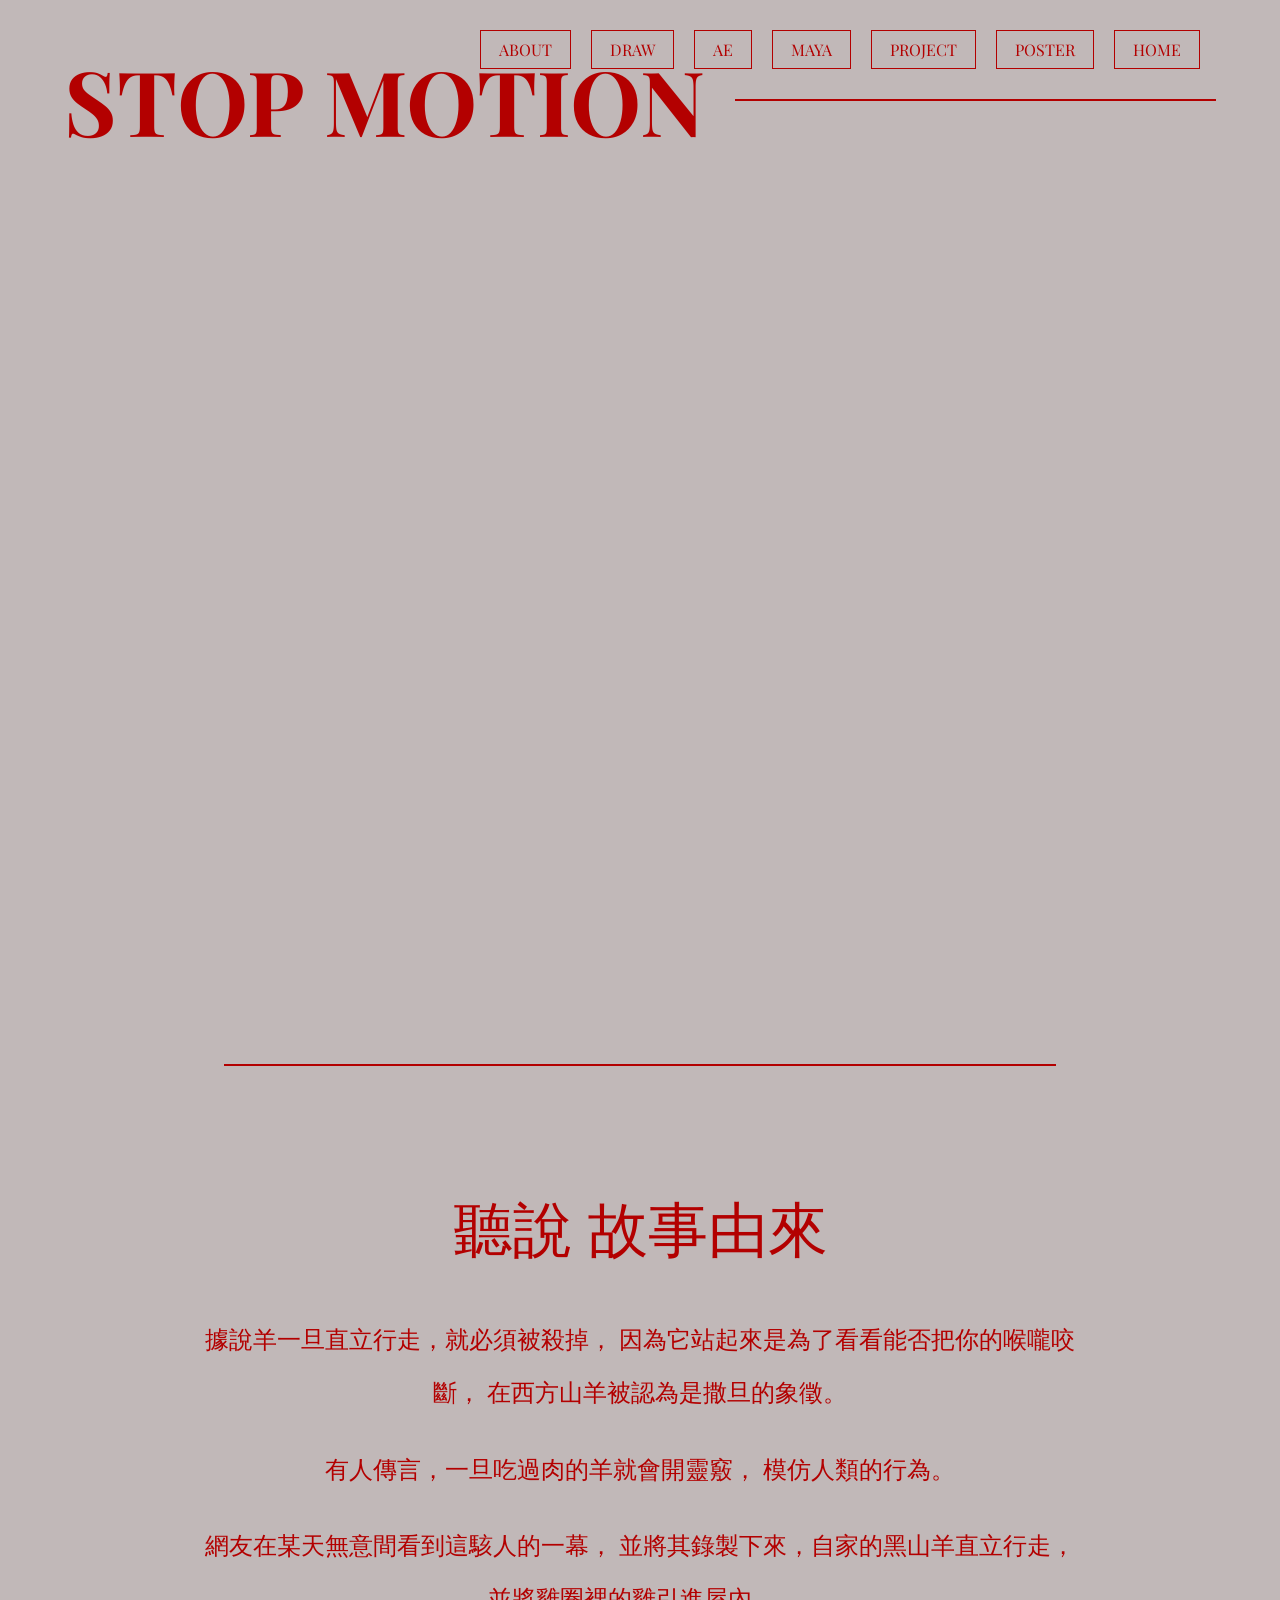
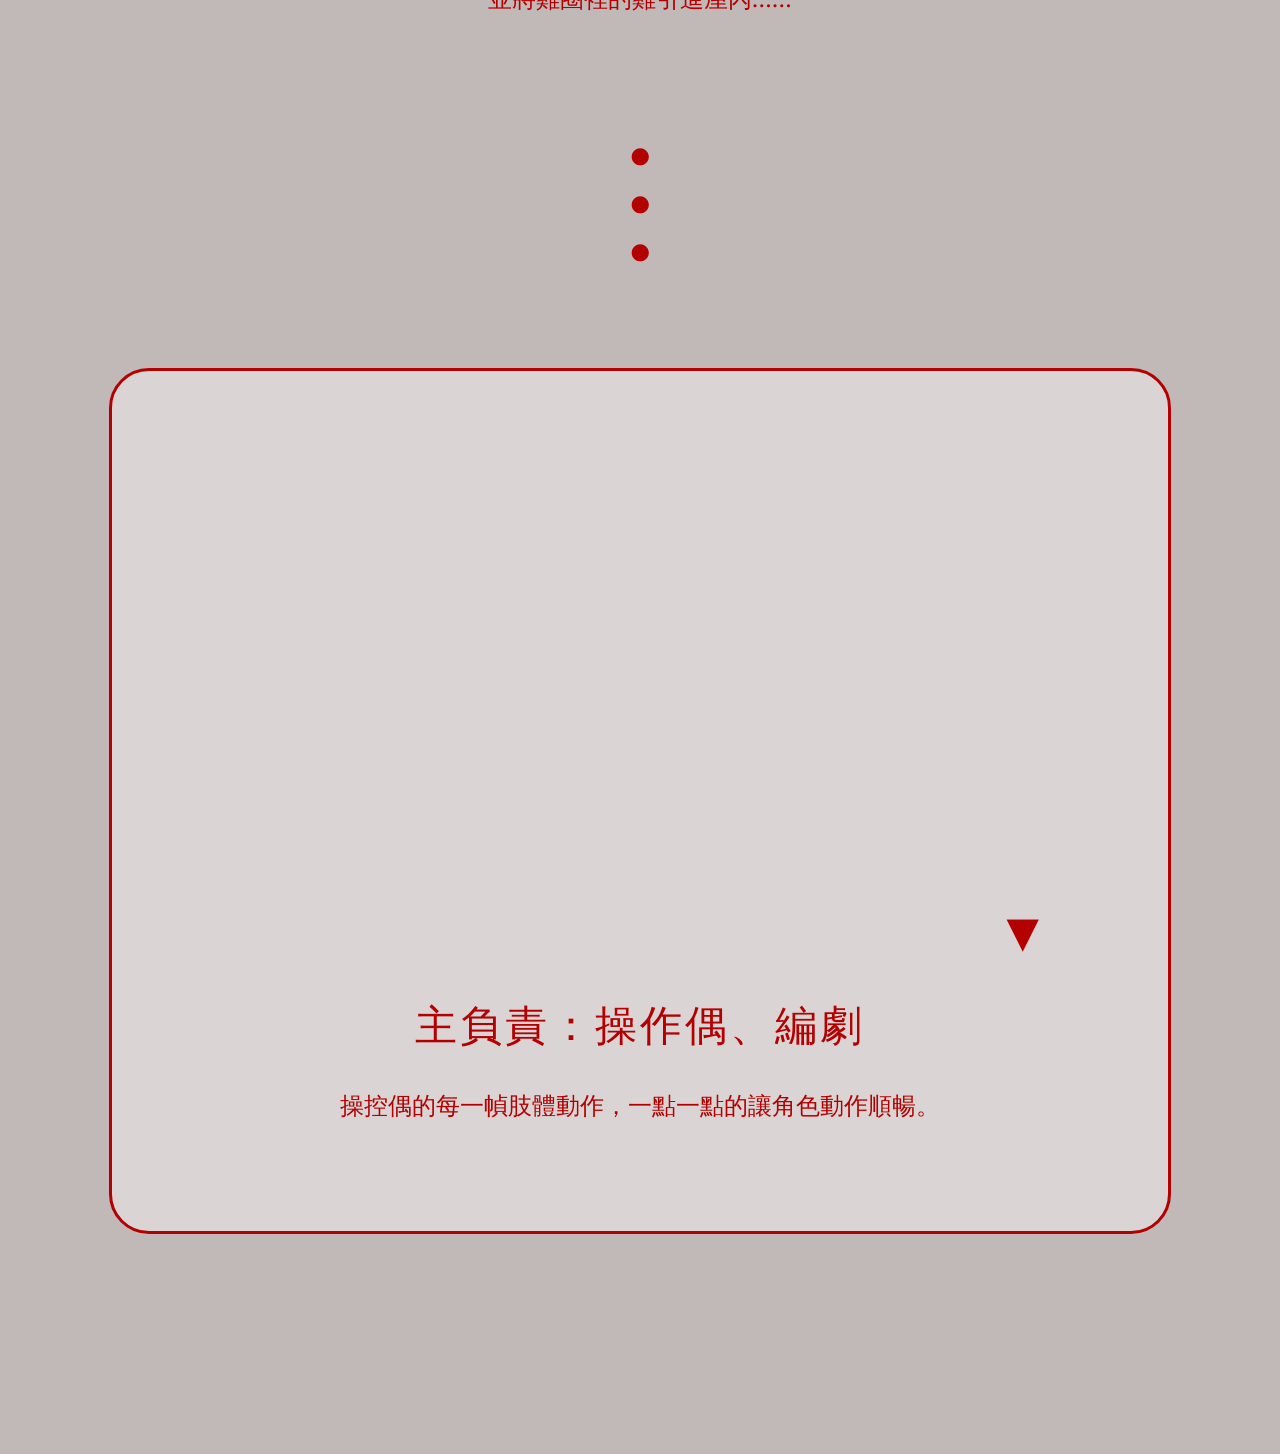
<file: stopmotion.html>
<!DOCTYPE html>
<html lang="zh-TW">
<head>
<meta charset="UTF-8">
<title>STOP MOTION</title>

<link rel="stylesheet" href="stopmotion.css">

<link href="https://fonts.googleapis.com/css2?family=Playfair+Display:wght@400;700&display=swap" rel="stylesheet">
</head>

<body id="top">

<!-- HERO -->
<section class="hero">

  <div class="hero-title">
    <h1>STOP MOTION</h1>
  </div>

  <div class="hero-line"></div>

  <nav class="nav">
    <a href="about.html">ABOUT</a>
    <a href="draw.html">DRAW</a>
    <a href="AE.html">AE</a>
    <a href="MAYA.html">MAYA</a>
    <a href="project.html">PROJECT</a>
    <a href="poster.html">POSTER</a>
    <a href="index.html">HOME</a>
  </nav>

</section>


<!-- 完整作品影片 -->
<section class="main-video hidden">

  <iframe
    src="https://www.youtube.com/embed/-HHXGqQ_yBs"
    allowfullscreen>
  </iframe>

</section>


<!-- 短分隔線 -->
<div class="short-divider hidden"></div>


<!-- 故事由來 -->
<section class="story hidden">

  <h2>聽說 故事由來</h2>

  <p>
    據說羊一旦直立行走，就必須被殺掉，
    因為它站起來是為了看看能否把你的喉嚨咬斷，
    在西方山羊被認為是撒旦的象徵。
  </p>

  <p>
    有人傳言，一旦吃過肉的羊就會開靈竅，
    模仿人類的行為。
  </p>

  <p>
    網友在某天無意間看到這駭人的一幕，
    並將其錄製下來，自家的黑山羊直立行走，
    並將雞圈裡的雞引進屋內……
  </p>

</section>


<!-- 三個點 -->
<div class="dot-decoration hidden">

  •<br>
  •<br>
  •

</div>


<!-- 製作過程卡片 -->
<section class="process-card hidden">

  <iframe
    id="processVideo"
    src="https://www.youtube.com/embed/u-YSeEq6Sps"
    allowfullscreen>
  </iframe>
  

  <button id="videoSwitch">

    ▼

  </button>

  <h3>

    主負責：操作偶、編劇

  </h3>

  <p>
    操控偶的每一幀肢體動作，一點一點的讓角色動作順暢。
  </p>


</section>


<!-- 回頂部 -->
<button class="top-btn">

  ↑

</button>

<script src="stopmotion.js"></script>

</body>
</html>
</file>
<file: style.css>
body {
  margin: 0;
  font-family: Arial, sans-serif;
  background: #F4F5F1;
}

/* 標題 */
.title {
  width: 80%;
  margin: 40px auto 10px;
  color: #B6060B;
}

.title h1 {
  font-size: 48px;
  letter-spacing: 2px;
}

.hero {
  width: 100%;
  height: 600px;

  background-image: url("image/未命名-2.png");
  background-size: cover;
  background-position: center;

  position: relative;
}



/* Grid 版面 */
.grid {
  width: 80%;
  margin: auto;
  display: grid;
  grid-template-columns: repeat(4, 1fr);
  grid-auto-rows: 150px;
  gap: 10px;
}

/* 共用區塊 */
.item {
  display: block;
  background-size: cover;
  background-position: center;
  position: relative;
  transition: 0.3s;
}

.item::after {
  content: "";
  position: absolute;
  bottom: 0;
  width: 100%;
  height: 50%;
  background: linear-gradient(to top, rgba(67, 13, 13, 0.505), transparent);
}

.item:hover .label {
  opacity: 1;
}

.label {
  position: absolute;
  bottom: 10px;
  left: 10px;
  color: white;
  font-size: 30px;
  letter-spacing: 2px;
  opacity: 0;
  transition: 0.3s;
}

/* Hover效果 */
.item:hover {
  transform: scale(1.05);
  filter: brightness(1.2);
}

/* 🔴 各區塊（用你自己的圖片替換） */

/* 大圖 */
.item1 {
  grid-column: span 2;
  grid-row: span 2;
  background-image: url("image/89428.jpg");

  clip-path: polygon(0 0, 100% 0, 100% 100%, 0% 100%);
}

/* 直長 */
.item2 {
  grid-row: span 2;
  background-image: url("image/小小海報.png");

  clip-path: polygon(0% 0, 100% 0, 100% 100%, 0% 100%);
}

/* 小圖 */
.item3 {
  background-image: url("image/89388.jpg");
}

.item4 {
  background-image: url("image/螢幕擷取畫面\ 2026-04-24\ 170154.png");
}

.item5 {
  grid-column: span 2;
  background-image: url("image/ae.png");

  clip-path: polygon(0 0, 100% 0%, 100% 100%, 0 100%);
}

.item6 {
  background-image: url("image/images.jpg");
}

.item7 {
  background-image: url("image/文字大寫.jpg");
}


/* 底部文字 */
.footer {
  text-align: center;
  margin: 50px 0;
}

.footer h2 {
  font-size: 60px;
  margin: 0;
}

.footer p {
  letter-spacing: 3px;
  color: #555;
}
</file>
<file: about.css>
body {
  margin: 0;
  background: #f4f4f4;
  font-family: 'Playfair Display', serif;
}

/* HERO */
.hero {
  display: flex;
  align-items: center;
  gap: 20px;
  padding: 40px 80px;
}

.hero h1 {
  font-size: 90px;
  color: #b30000;
  margin: 0;
}

.line {
  flex: 1;
  height: 2px;
  background: #b30000;
}

@keyframes lineGrow {
  to {
    transform: scaleX(1);
  }
}

/* GRID */
.container {
  width: 85%;
  margin: 40px auto;
  display: grid;
  grid-template-columns: 250px 1fr 1fr 1fr;
  gap: 40px;
}

/* 左圖 */
.profile img {
  width: 100%;
  border-radius: 20px;
  border: 2px solid #b30000;
}

/* 標題 */
.box h2 {
  color: #b30000;
  margin-bottom: 10px;
  letter-spacing: 2px;
}

/* ABOUT */
.about {
  grid-column: 2;
}

/* SKILL */
.skill-icons {
  display: flex;
  flex-wrap: wrap;
  gap: 15px;
}

.skill-icons img {
  width: 60px;
}

.skill-icons img:hover {
  transform: scale(1.2);
}

/* EDUCATION */
.edu ul {
  list-style: none;
  padding: 0;
}

.edu li::after {
  content: "•";
  margin-left: 10px;
}

.edu li {
  margin: 10px 0;
  color: #b30000;
}

/* 分隔線 */
.divider {
  grid-column: 1 / 4;
  height: 2px;
  background: #b30000;
}

.line {
  transform: scaleX(0);
  transform-origin: left;
  animation: lineGrow 1s forwards;
}

@keyframes lineGrow {
  to {
    transform: scaleX(1);
  }
}

/* INTEREST */
.interest {
  grid-column: 1 / 3;
}

.interest img:hover {
  transform: scale(1.2);
}

.icons img {
  width: 60px;
  margin-right: 20px;
}

/* 🔥 動畫 */
.box, .profile {
  opacity: 0;
  transform: translateY(40px);
  transition: 0.8s;
}

.show {
  opacity: 1;
  transform: translateY(0);
}

/* 裝飾圓 */
.circle {
  position: fixed;
  border: 2px solid #b30000;
  border-radius: 50%;
  opacity: 0.5;
}

.big {
  width: 400px;
  height: 400px;
  right: -100px;
  bottom: -50px;
}

.small {
  width: 250px;
  height: 250px;
  right: 150px;
  bottom: 50px;
}

.nav {
  position: absolute;
  top: 30px;
  right: 80px;

  display: flex;
  gap: 20px; /* 按鈕間距 */
}

.nav a {
  text-decoration: none;
  color: #b30000;

  font-size: 16px;
  letter-spacing: 2px;

  border: 1px solid #b30000;
  padding: 8px 18px;

  transition: 0.3s;
}

.nav a:hover {
  background: #b30000;
  color: white;
}
</file>
<file: ae.css>
html {
  scroll-behavior: smooth;
}

body {
  margin: 0;
  background: #c1b8b8;
  font-family: 'Playfair Display', serif;
  overflow-x: hidden;
}

.hero h1 {
  font-size: 80px;
  color: #b30000;
}


/* 作品區 */
.work {
  width: 85%;
  margin: auto;

   padding-bottom: 15vh;

  display: grid;
  grid-template-columns: 3fr 1fr;
  gap: 40px;

  align-items: center;
}

/* 影片 */
.video-box iframe {
  width: 100%;
  height: 500px;
  border: none;
}

/* 直式標題 */
.vertical-title {
  writing-mode: vertical-rl;

  font-size: 80px;
  color: #b30000;

  border-left: 8px solid #b30000;
  padding-left: 20px;
}

.vertical-title span {
  position: relative;
  left: -160px; /* 文字往左 */
}

/* 介紹 */
.description {
  grid-column: 2;

  color: #b30000;
  line-height: 2;
}

/* 裝飾圓 */
.circle {
  position: fixed;
  border: 2px solid #b30000;
  border-radius: 50%;
  opacity: 0.5;
}

.big {
  width: 400px;
  height: 400px;
  right: -100px;
  bottom: -100px;
}

.small {
  width: 250px;
  height: 250px;
  right: 150px;
  bottom: 50px;
}

/* HERO */
.hero {
  width: 90%;
  margin: 40px auto;

  display: flex;
  align-items: center;
  gap: 30px;
}


/* 左邊標題 */
.hero-title h1 {
  font-size: 90px;
  color: #b30000;
  margin: 0;

  font-family: 'Playfair Display', serif;
}

/* 中間紅線 */
.hero-line {
  flex: 1;
  height: 2px;
  background: #b30000;
}

/* 右邊導覽 */
.nav {
  position: absolute;
  top: 30px;
  right: 80px;

  display: flex;
  gap: 20px; /* 按鈕間距 */
  
   margin-bottom: 8px;
}

.nav a {
  text-decoration: none;
  color: #b30000;

  font-size: 16px;
  letter-spacing: 2px;

  border: 1px solid #b30000;
  padding: 8px 18px;

  transition: 0.3s;
}

.nav a:hover {
  background: #b30000;
  color: white;
}

/* 分隔線 */
.divider {
  grid-column: 1 / 4;
  height: 2px;
  background: #b30000;
}

/* 初始狀態 */
.hidden {
  opacity: 0;
  transform: translateY(80px);

  transition:
    opacity 1s ease,
    transform 1s ease;
}

/* 出現後 */
.show {
  opacity: 1;
  transform: translateY(0);
}

.divider.hidden {
  opacity: 1;

  transform: scaleX(0);
  transform-origin: left;
}

.divider.show {
  transform: scaleX(1);
}


.top-btn {
  position: fixed;

  right: 40px;
  bottom: 40px;

  width: 55px;
  height: 55px;

  border: 2px solid #b30000;
  border-radius: 50%;

  color: #b30000;
  text-decoration: none;

  display: flex;
  justify-content: center;
  align-items: center;

  font-size: 28px;

  transition: 0.3s;

  background: rgba(255,255,255,0.5);

  backdrop-filter: blur(5px);

  z-index: 999;

  opacity: 0;
  pointer-events: none;

   cursor: pointer;
}

.top-btn:hover {
  background: #b30000;
  color: white;

  transform: translateY(-5px);
}
</file>
<file: draw.css>
html{
  scroll-behavior:smooth;
}

body{
  margin:0;
  background:#c1b8b8;
  font-family:'Playfair Display',serif;
  overflow-x:hidden;
}

/* HERO */

.hero{
  width:90%;
  margin:40px auto;

  display:flex;
  align-items:center;
  gap:30px;
}

.hero-title h1{
  margin:0;

  font-size:90px;
  color:#b30000;
}

.hero-line{
  flex:1;
  height:2px;
  background:#b30000;
}

/* NAV */

.nav{
  position:absolute;
  top:30px;
  right:80px;

  display:flex;
  gap:20px;
}

.nav a{
  text-decoration:none;
  color:#b30000;

  border:1px solid #b30000;
  padding:8px 18px;

  transition:.3s;
}

.nav a:hover{
  background:#b30000;
  color:white;
}


/* =====================
   DRAW GALLERY
===================== */

.draw-gallery{

  width:95%;
  margin:140px auto 220px;

  display:flex;
  justify-content:center;
  align-items:flex-start;
  gap:18px;
}

/* 長框 */

.draw-item{

  width:90px;
  height:540px;

  border:4px solid #b30000;
  border-radius:60px;

  overflow:hidden;

  cursor:pointer;

  transition:.5s;
}

/* 高低錯落 */

.draw-item.down{
  margin-top:70px;
}

/* 圖片 */

.draw-item img{

  width:100%;
  height:100%;

  object-fit:cover;

  transition:.5s;
}

/* Hover */

.draw-item:hover{

  transform:translateY(-15px);
}

.draw-item:hover img{

  transform:scale(1.15);
}


/* =====================
   全螢幕預覽
===================== */

#preview{
  position:fixed;
  inset:0;

  background:rgba(0,0,0,.75);

  display:flex;
  justify-content:center;
  align-items:center;

  opacity:0;
  visibility:hidden;

  transition:.3s;

  z-index:9999;

  pointer-events:none;
}

#preview.show{

  opacity:1;
  visibility:visible;
}

#preview img{

  max-width:85vw;
  max-height:85vh;

  box-shadow:
  0 30px 80px rgba(0,0,0,.4);

  transform:scale(.9);

  transition:.35s;
}

#preview.show img{
  transform:scale(1);
}


/* =====================
   浮現動畫
===================== */

.hidden{
  opacity:0;
  transform:translateY(80px);

  transition:
  opacity 1s ease,
  transform 1s ease;
}

.show{
  opacity:1;
  transform:translateY(0);
}


/* =====================
   回頂部按鈕
===================== */

.top-btn{

  position:fixed;

  right:40px;
  bottom:40px;

  width:55px;
  height:55px;

  border:2px solid #b30000;
  border-radius:50%;

  background:rgba(255,255,255,.5);

  backdrop-filter:blur(5px);

  color:#b30000;
  font-size:28px;

  display:flex;
  justify-content:center;
  align-items:center;

  cursor:pointer;

  transition:.3s;

  z-index:999;

  opacity:0;
  pointer-events:none;
}

.top-btn:hover{

  background:#b30000;
  color:white;

  transform:translateY(-5px);

  box-shadow:
  0 0 20px rgba(179,0,0,.3);
}

.top-btn.show-btn{
  opacity:1;
  pointer-events:auto;
}
</file>
<file: maya.css>
html {
  scroll-behavior: smooth;
}

body {
  margin: 0;
  background: #c1b8b8;
  font-family: 'Playfair Display', serif;
  overflow-x: hidden;
}


/* HERO */

.hero {
  width: 90%;
  margin: 40px auto;

  display: flex;
  align-items: center;
  gap: 30px;
}

.hero-title h1 {
  font-size: 90px;
  color: #b30000;
  margin: 0;
}

.hero-line {
  flex: 1;
  height: 2px;
  background: #b30000;
}


/* 導覽 */

.nav {
  position: absolute;
  top: 30px;
  right: 80px;

  display: flex;
  gap: 20px;
}

.nav a {
  text-decoration: none;
  color: #b30000;

  font-size: 16px;
  letter-spacing: 2px;

  border: 1px solid #b30000;
  padding: 8px 18px;

  transition: 0.3s;
}

.nav a:hover {
  background: #b30000;
  color: white;
}


/* 左右裝飾 */

.side-deco {
  position: fixed;

  display: flex;
  flex-direction: column;
  align-items: center;

  gap: 12px;

  z-index: 10;
}

.side-deco.left {
  left: 25px;
  top: 220px;
}

.side-deco.right {
  right: 25px;
  bottom: 180px;
}

.square {
  width: 28px;
  height: 28px;

  border: 3px solid #b30000;
}

.square.filled {
  background: #b30000;
}

.side-deco {
  gap: 18px;
}

.side-deco span {
  writing-mode: vertical-rl;

  color: #b30000;
  font-size: 70px;

  margin-top: 30px;
}

/* 第一區 */

.maya-gallery {
  width: 80%;
  margin: 100px auto;

  display: flex;
  flex-direction: column;

  gap: 80px;
}

.maya-item img {
  width: 720px;

  display: block;

  transition: 0.4s;
}

.maya-item img:hover {
  transform: scale(1.03);

  filter: brightness(1.1);
}


/* 錯位 */

.maya-item:nth-child(1) {
  margin-left: 100px;
}

.maya-item:nth-child(2) {
  margin-left: 550px;
}

.maya-item:nth-child(3) {
  margin-left: 100px;
}


/* 分隔線 */

.divider {
  width: 90%;
  height: 2px;

  background: rgb(179, 0, 0);

  margin: 120px auto;
}


/* 第二區 */

.character-section {
  width: 85%;
  margin: auto;

  display: flex;
  align-items: center;
  gap: 60px;

  padding-bottom: 15vh;
}


/* =========================
   🎬 影片作品總區塊
========================= */

.character-wrapper {
  width: 85%;
  margin: 200px auto;

  display: flex;
  flex-direction: column;

  gap: 180px;
}


/* =========================
   🎬 單個作品
========================= */

.character-section {
  display: flex;
  align-items: center;
  justify-content: space-between;

  gap: 80px;
}


/* 第二個作品反方向 */

.reverse {
  flex-direction: row-reverse;
}


/* =========================
   🎥 影片
========================= */

.character-video {
  flex: 1;
}

.character-video iframe {
  width: 100%;
  height: 500px;

  border: none;

  transition: 0.5s;
}


/* Hover 效果 */

.character-video iframe:hover {
  transform: scale(1.02);

  box-shadow: 20px 20px 0px #b30000;
}


/* =========================
   📝 文字介紹
========================= */

.character-text {
  flex: 0.8;

  color: #b30000;

  border-left: 2px solid #b30000;

  padding-left: 25px;
}


/* 第二個作品右對齊 */

.reverse .character-text {
  text-align: right;

  border-left: none;
  border-right: 2px solid #b30000;

  padding-left: 0;
  padding-right: 25px;
}


.character-text h2 {
  font-size: 42px;

  margin-bottom: 20px;

  font-family: 'Playfair Display', serif;
}


.character-text p {
  line-height: 2;

  font-size: 18px;
}


/* =========================
   ✨ 浮現動畫
========================= */

.hidden {
  opacity: 0;
  transform: translateY(80px);

  transition:
    opacity 1s ease,
    transform 1s ease;
}

.show {
  opacity: 1;
  transform: translateY(0);
}


/* 浮現動畫 */

.hidden {
  opacity: 0;
  transform: translateY(80px);

  transition:
    opacity 1s ease,
    transform 1s ease;
}

.show {
  opacity: 1;
  transform: translateY(0);
}


/* 分隔線動畫 */

.divider.hidden {
  opacity: 1;

  transform: scaleX(0);
  transform-origin: left;
}

.divider.show {
  transform: scaleX(1);
}


/* 回頂部按鈕 */

.top-btn {
  position: fixed;

  right: 40px;
  bottom: 40px;

  width: 55px;
  height: 55px;

  border: 2px solid #b30000;
  border-radius: 50%;

  background: rgba(255,255,255,0.5);

  backdrop-filter: blur(5px);

  color: #b30000;
  font-size: 28px;

  display: flex;
  justify-content: center;
  align-items: center;

  cursor: pointer;

  transition: 0.3s;

  z-index: 999;

  opacity: 0;
  pointer-events: none;
}

.top-btn:hover {
  background: #b30000;
  color: white;

  transform: translateY(-5px);

  box-shadow: 0 0 20px rgba(179,0,0,0.3);
}
</file>
<file: poster.css>
html{
  scroll-behavior:smooth;
}

body{
  margin:0;
  background:#c1b8b8;
  font-family:'Playfair Display',serif;
  overflow-x:hidden;
}

/* HERO */

.hero{
  width:90%;
  margin:40px auto;

  display:flex;
  align-items:center;
  gap:30px;
}

.hero-title h1{
  font-size:90px;
  color:#b30000;
  margin:0;
}

.hero-line{
  flex:1;
  height:2px;
  background:#b30000;
}

/* NAV */

.nav{
  position:absolute;
  top:30px;
  right:80px;

  display:flex;
  gap:20px;
}

.nav a{
  text-decoration:none;
  color:#b30000;

  border:1px solid #b30000;
  padding:8px 18px;

  transition:0.3s;
}

.nav a:hover{
  background:#b30000;
  color:white;
}

/* ===================
   海報區
=================== */

.poster-wrapper{
  width:80%;
  margin:120px auto 250px;

  display:flex;
  flex-direction:column;
}

.poster-item{
  width:700px;

  display:flex;
  align-items:flex-end;
  gap:35px;

  transition:.5s;

  position:relative;
}

.poster-item:nth-child(2){
  margin-top:-120px;
}

.poster-item:nth-child(3){
  margin-top:-120px;
}

.poster-item:nth-child(4){
  margin-top:-120px;
}

.poster-item.left{
  align-self:flex-start;
}

.poster-item.right{
  align-self:flex-end;
  flex-direction:row-reverse;
}

.poster-item img{
  width:430px;

  box-shadow:
    20px 20px 0px rgba(179,0,0,.15);

  transition:.5s;
}

.poster-item:hover img{
  transform:
    translateY(-10px)
    scale(1.03);

  box-shadow:
    25px 25px 0px rgba(14, 2, 2, 0.396);
}

.poster-item h2{
  margin:0;

  color:#b30000;

  font-size:40px;
  font-family:'Playfair Display',serif;
  font-weight:400;

  letter-spacing:2px;
}

.poster-item.left h2{
  order:-1;

  width:130px;

  text-align:left;
}

.poster-item.right h2{
  width:100px;

  text-align:right;
}

/* ===================
   vu
=================== */



/* ===================
   浮現動畫
=================== */

.hidden{
  opacity:0;
  transform:translateY(80px);

  transition:
    opacity 1s ease,
    transform 1s ease;
}

.show{
  opacity:1;
  transform:translateY(0);
}

/* ===================
   回頂部按鈕
=================== */

.top-btn{

  position:fixed;

  right:40px;
  bottom:40px;

  width:55px;
  height:55px;

  border:2px solid #b30000;
  border-radius:50%;

  background:rgba(255,255,255,0.5);

  backdrop-filter:blur(5px);

  color:#b30000;
  font-size:28px;

  display:flex;
  justify-content:center;
  align-items:center;

  cursor:pointer;

  transition:0.3s;

  z-index:999;

  opacity:0;
  pointer-events:none;
}

.top-btn:hover{

  background:#b30000;
  color:white;

  transform:translateY(-5px);

  box-shadow:
  0 0 20px rgba(179,0,0,0.3);
}

.top-btn.show-btn{
  opacity:1;
  pointer-events:auto;
}
</file>
<file: project.css>
html{
  scroll-behavior:smooth;
}

body{
  margin:0;
  background:#c1b8b8;
  font-family:'Playfair Display',serif;
  overflow-x:hidden;
}

.hero{

  width:90%;
  margin:40px auto;

  display:flex;
  align-items:center;
  gap:30px;
}

.hero-title h1{

  font-size:90px;
  color:#b30000;

  margin:0;
}

.hero-line{

  flex:1;

  height:2px;

  background:#b30000;
}

.nav{

  position:absolute;

  top:30px;
  right:80px;

  display:flex;
  gap:20px;
}

.nav a{

  text-decoration:none;

  color:#b30000;

  border:1px solid #b30000;

  padding:8px 18px;

  transition:.3s;
}

.nav a:hover{

  background:#b30000;

  color:white;
}

.video-section{

  width:85%;

  margin:100px auto;

  text-align:center;
}

.video-section iframe{

  width:100%;

  height:700px;

  border:none;
}

.video-toggle{

  margin-top:20px;

  background:none;

  border:none;

  color:#b30000;

  font-size:40px;

  cursor:pointer;
}

#videoText{

  color:#b30000;
}

.story-section{

  width:85%;

  margin:140px auto;

  display:flex;

  gap:80px;

  align-items:center;
}

.poster{

  flex:1;
}

.poster img{

  width:100%;
}

.story-content{

  flex:1;
}

.story-content h2{

  color:#b30000;

  font-size:42px;
}

.story-line{

  width:200px;

  height:2px;

  background:#b30000;

  margin:20px 0 30px;
}

.story-content p{

  line-height:2;

  color:#b30000;
}

.character-section{

  width:85%;

  margin:140px auto;
}

.character-title{

  text-align:center;

  color:#b30000;

  font-size:42px;

  margin-bottom:70px;
}

.character-container{

  display:flex;

  gap:40px;

  justify-content:center;

  flex-wrap:wrap;
}

.character-card{

  width:300px;

  text-align:center;
}

.character-card img{

  width:100%;
}

.character-card h3{

  color:#b30000;

  font-size:30px;
}

.char-line{

  width:100px;

  height:2px;

  background:#b30000;

  margin:15px auto;
}

.character-card p{

  color:#b30000;

  line-height:1.8;
}

.hidden{

  opacity:0;

  transform:translateY(80px);

  transition:1s;
}


.top-btn {
  position: fixed;

  right: 40px;
  bottom: 40px;

  width: 55px;
  height: 55px;

  border: 2px solid #b30000;
  border-radius: 50%;

  background: rgba(255,255,255,0.5);

  backdrop-filter: blur(5px);

  color: #b30000;
  font-size: 28px;

  display: flex;
  justify-content: center;
  align-items: center;

  cursor: pointer;

  transition: 0.3s;

  z-index: 999;

  opacity: 0;
  pointer-events: none;
}

.top-btn:hover {
  background: #b30000;
  color: white;

  transform: translateY(-5px);

  box-shadow: 0 0 20px rgba(179,0,0,0.3);
}

.character-wrapper {
  width: 85%;

  margin: 80px auto 120px;

  display: flex;
  flex-direction: column;

  gap: 120px;
}


/* =========================
   🎬 單個作品
========================= */

.project-process {
  display: flex;
  align-items: center;
  justify-content: space-between;
  gap: 50px;
}


/* 第二個作品反方向 */

.reverse {
  flex-direction: row-reverse;
}


/* =========================
   🎥 影片
========================= */

.character-video {
  flex: 1;
}

.character-video iframe {
  width: 100%;
  height: 500px;

  border: none;

  transition: 0.5s;
}


/* Hover 效果 */

.character-video iframe:hover {
  transform: scale(1.02);

  box-shadow: 20px 20px 0px #b30000;
}


/* =========================
   📝 文字介紹
========================= */

.character-text {
  flex: 0.8;

  color: #b30000;

  border-left: 2px solid #b30000;

  padding-left: 25px;
}


/* 第二個作品右對齊 */

.reverse .character-text {
  text-align: right;

  border-left: none;
  border-right: 2px solid #b30000;

  padding-left: 0;
  padding-right: 25px;
}


.character-text h2 {
  font-size: 42px;

  margin-bottom: 20px;

  font-family: 'Playfair Display', serif;
}


.character-text p {
  line-height: 2;

  font-size: 18px;
}


/* =========================
   ✨ 浮現動畫
========================= */

.hidden {
  opacity: 0;
  transform: translateY(80px);

  transition:
    opacity 1s ease,
    transform 1s ease;
}

.show {
  opacity: 1;
  transform: translateY(0);
}


/* 浮現動畫 */

.hidden {
  opacity: 0;
  transform: translateY(80px);

  transition:
    opacity 1s ease,
    transform 1s ease;
}

.show {
  opacity: 1;
  transform: translateY(0);
}

/* 第二張角色卡放大 */

.big-card{
    width: 420px;
}

.big-card img{
    transform: scale(1.25);
    margin-top: 53px;
    margin-bottom: 60px;
}

/* =========================
   UV區塊底板
========================= */

.uv-block{

    width:85%;

    margin:80px auto 120px;

    padding:50px;

    border-radius:35px;

    background:rgba(255, 255, 255, 0.396);

    border:2px solid rgba(179,0,0,0.2);
    
    backdrop-filter: blur(4px);
}
</file>
<file: stopmotion.css>
html{
  scroll-behavior:smooth;
}

body{
  margin:0;
  background:#c1b8b8;
  font-family:'Playfair Display',serif;
  overflow-x:hidden;
}

/* HERO */

.hero{
  width:90%;
  margin:40px auto;

  display:flex;
  align-items:center;
  gap:30px;
}

.hero-title h1{
  margin:0;
  font-size:90px;
  color:#b30000;
}

.hero-line{
  flex:1;
  height:2px;
  background:#b30000;
}

/* NAV */

.nav{
  position:absolute;
  top:30px;
  right:80px;

  display:flex;
  gap:20px;
}

.nav a{
  text-decoration:none;
  color:#b30000;

  border:1px solid #b30000;
  padding:8px 18px;

  transition:.3s;
}

.nav a:hover{
  background:#b30000;
  color:white;
}

/* 第一支影片 */

.main-video{
  width:85%;
  margin:120px auto 80px;
}

.main-video iframe{
  width:100%;
  height:700px;
  border:none;
}

/* 短分隔線 */

.short-divider{
  width:65%;
  height:2px;

  background:#b30000;

  margin:0 auto 120px;
}

/* 故事 */

.story{
  width:70%;
  margin:auto;

  text-align:center;
}

.story h2{
  color:#b30000;
  font-size:60px;

  font-weight:400;

  margin-bottom:40px;
}

.story p{
  color:#b30000;

  font-size:24px;
  line-height:2.2;

  margin-bottom:20px;
}

/* 三個點 */

.dot-decoration{
  text-align:center;

  color:#b30000;

  font-size:60px;

  line-height:0.8;

  margin:100px 0;
}

/* 圓角卡片 */

.process-card{

  width:70%;

  margin:0 auto 220px;

  border:3px solid #b30000;
  border-radius:40px;
  background:rgba(255, 255, 255, 0.396);

  padding:80px;

  text-align:center;
}

/* 製作過程影片 */

.process-card iframe{
  width:85%;
  height:500px;

  border:none;
}

/* 三角形 */

#videoSwitch{

  border:none;
  background:none;

  color:#b30000;

  font-size:55px;

  margin:30px 0;

  cursor:pointer;

  transition:.3s;
}

#videoSwitch:hover{
  transform:translateY(10px);
}

/* 主負責 */

.process-card h3{
  color:#b30000;

  font-size:42px;
  font-weight:400;

  letter-spacing:3px;

  margin:0;
}

.process-card p{
  color:#b30000;

  font-size:24px;
  line-height:2.2;

  margin-bottom:20px;
}

/* 浮現動畫 */

.hidden{
  opacity:0;
  transform:translateY(80px);

  transition:
    opacity 1s ease,
    transform 1s ease;
}

.show{
  opacity:1;
  transform:translateY(0);
}

/* 回頂部 */

.top-btn{

  position:fixed;

  right:40px;
  bottom:40px;

  width:55px;
  height:55px;

  border:2px solid #b30000;
  border-radius:50%;

  background:rgba(255,255,255,.5);
  backdrop-filter:blur(5px);

  color:#b30000;
  font-size:28px;

  display:flex;
  justify-content:center;
  align-items:center;

  cursor:pointer;

  transition:.3s;

  opacity:0;
  pointer-events:none;

  z-index:999;
}

.top-btn.show-btn{
  opacity:1;
  pointer-events:auto;
}

.top-btn:hover{
  background:#b30000;
  color:white;

  transform:translateY(-5px);
}
</file>
